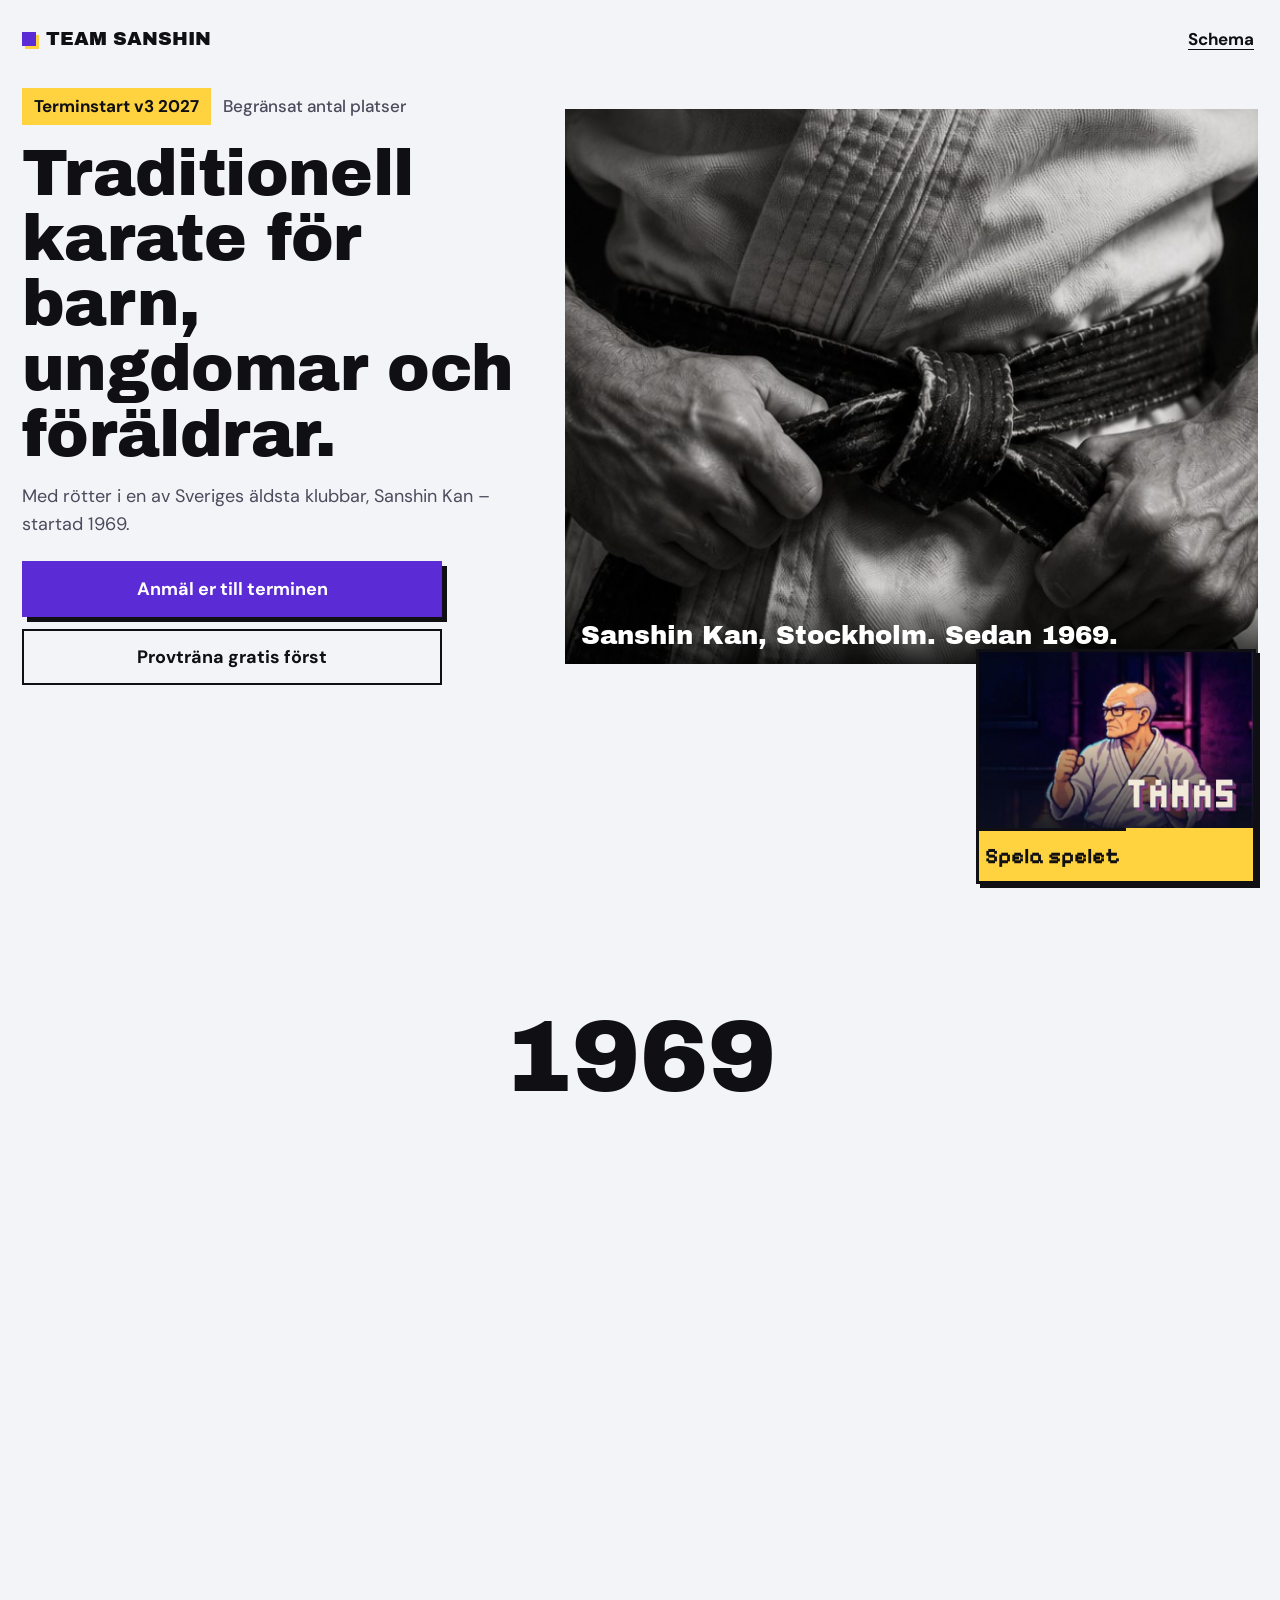
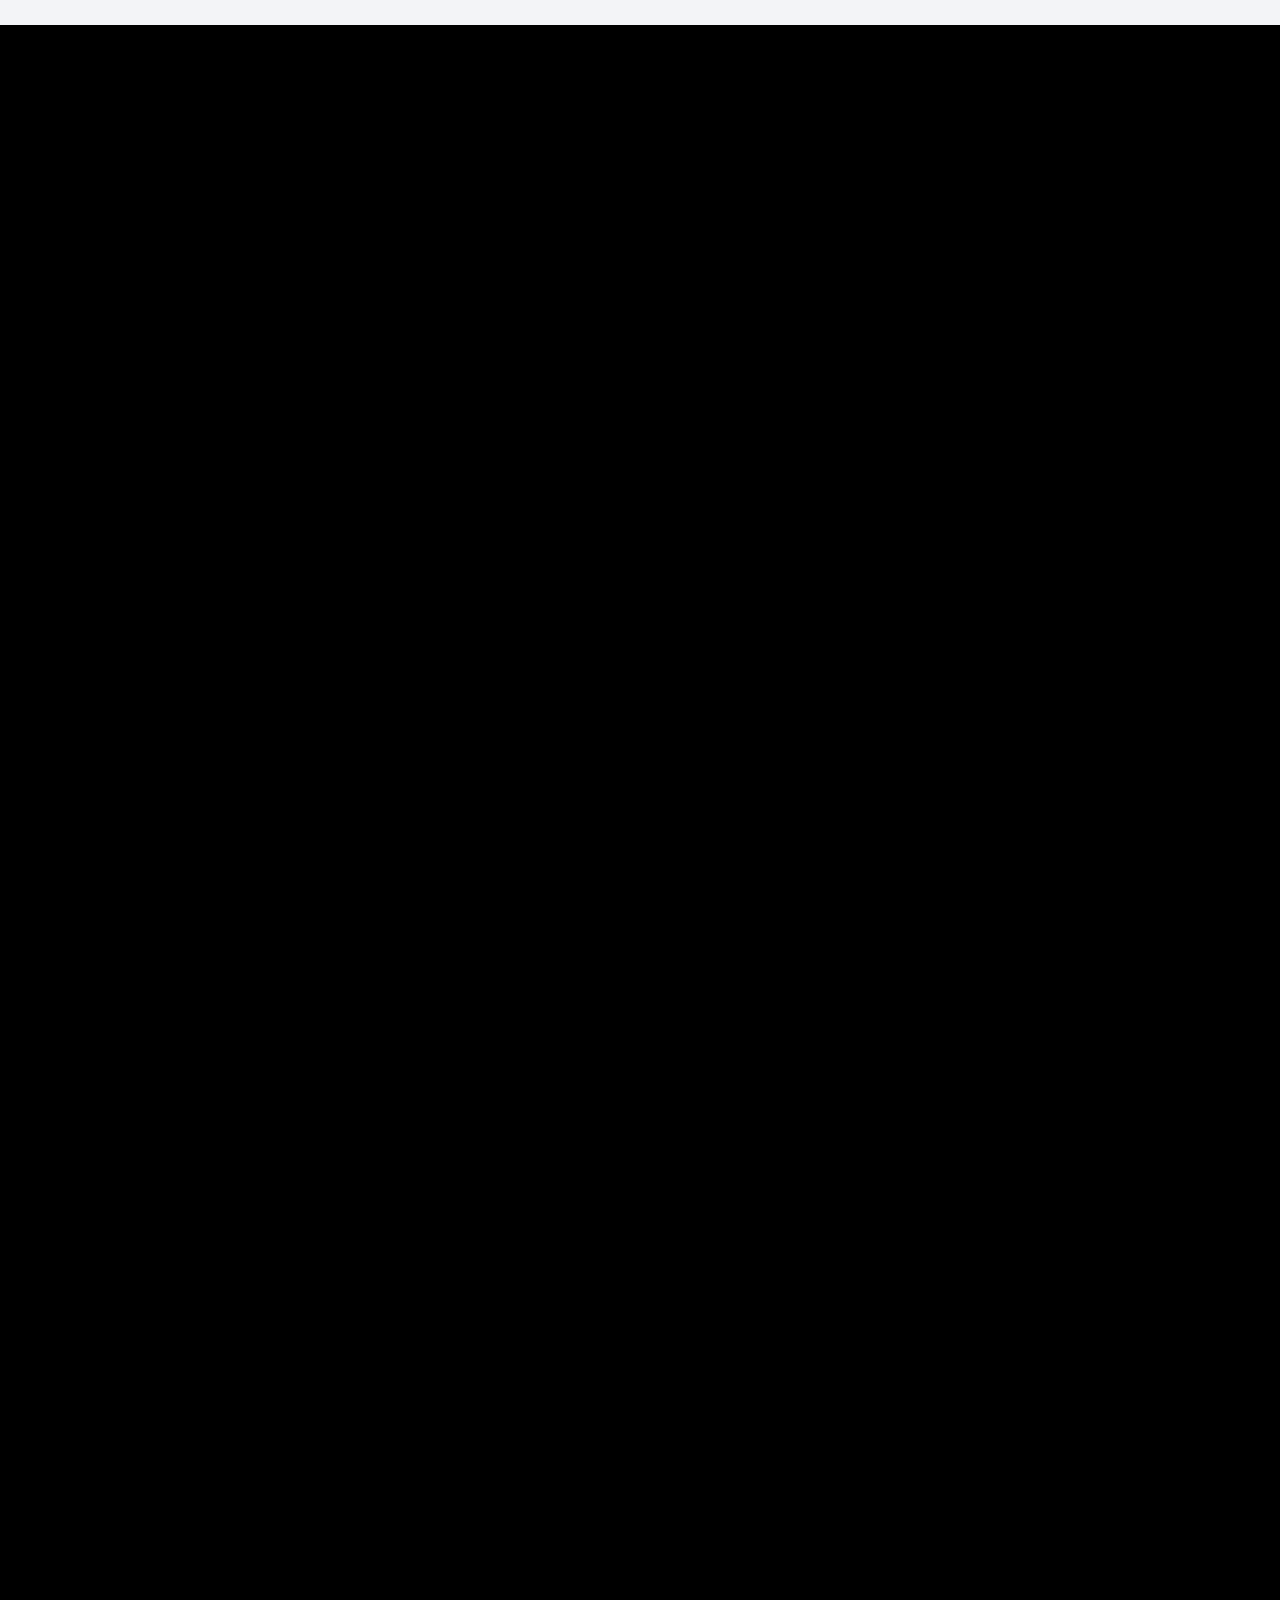
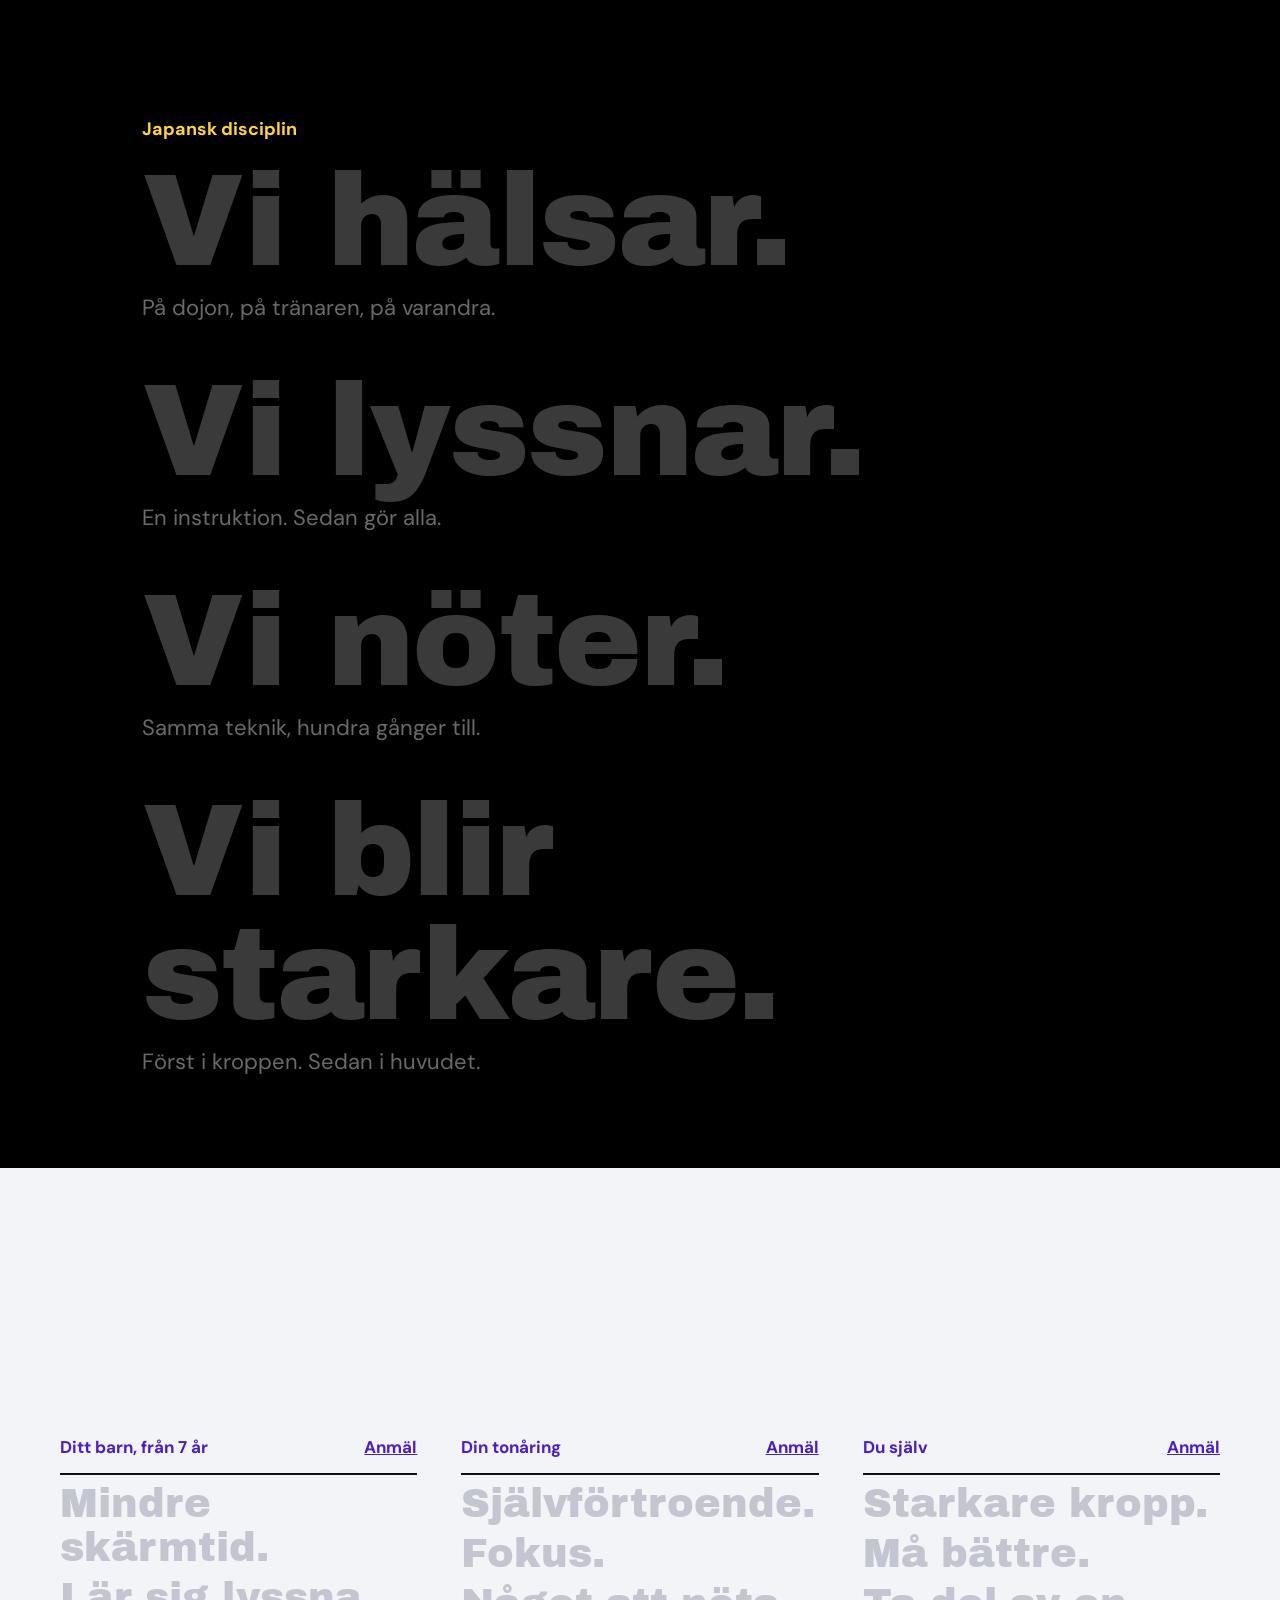
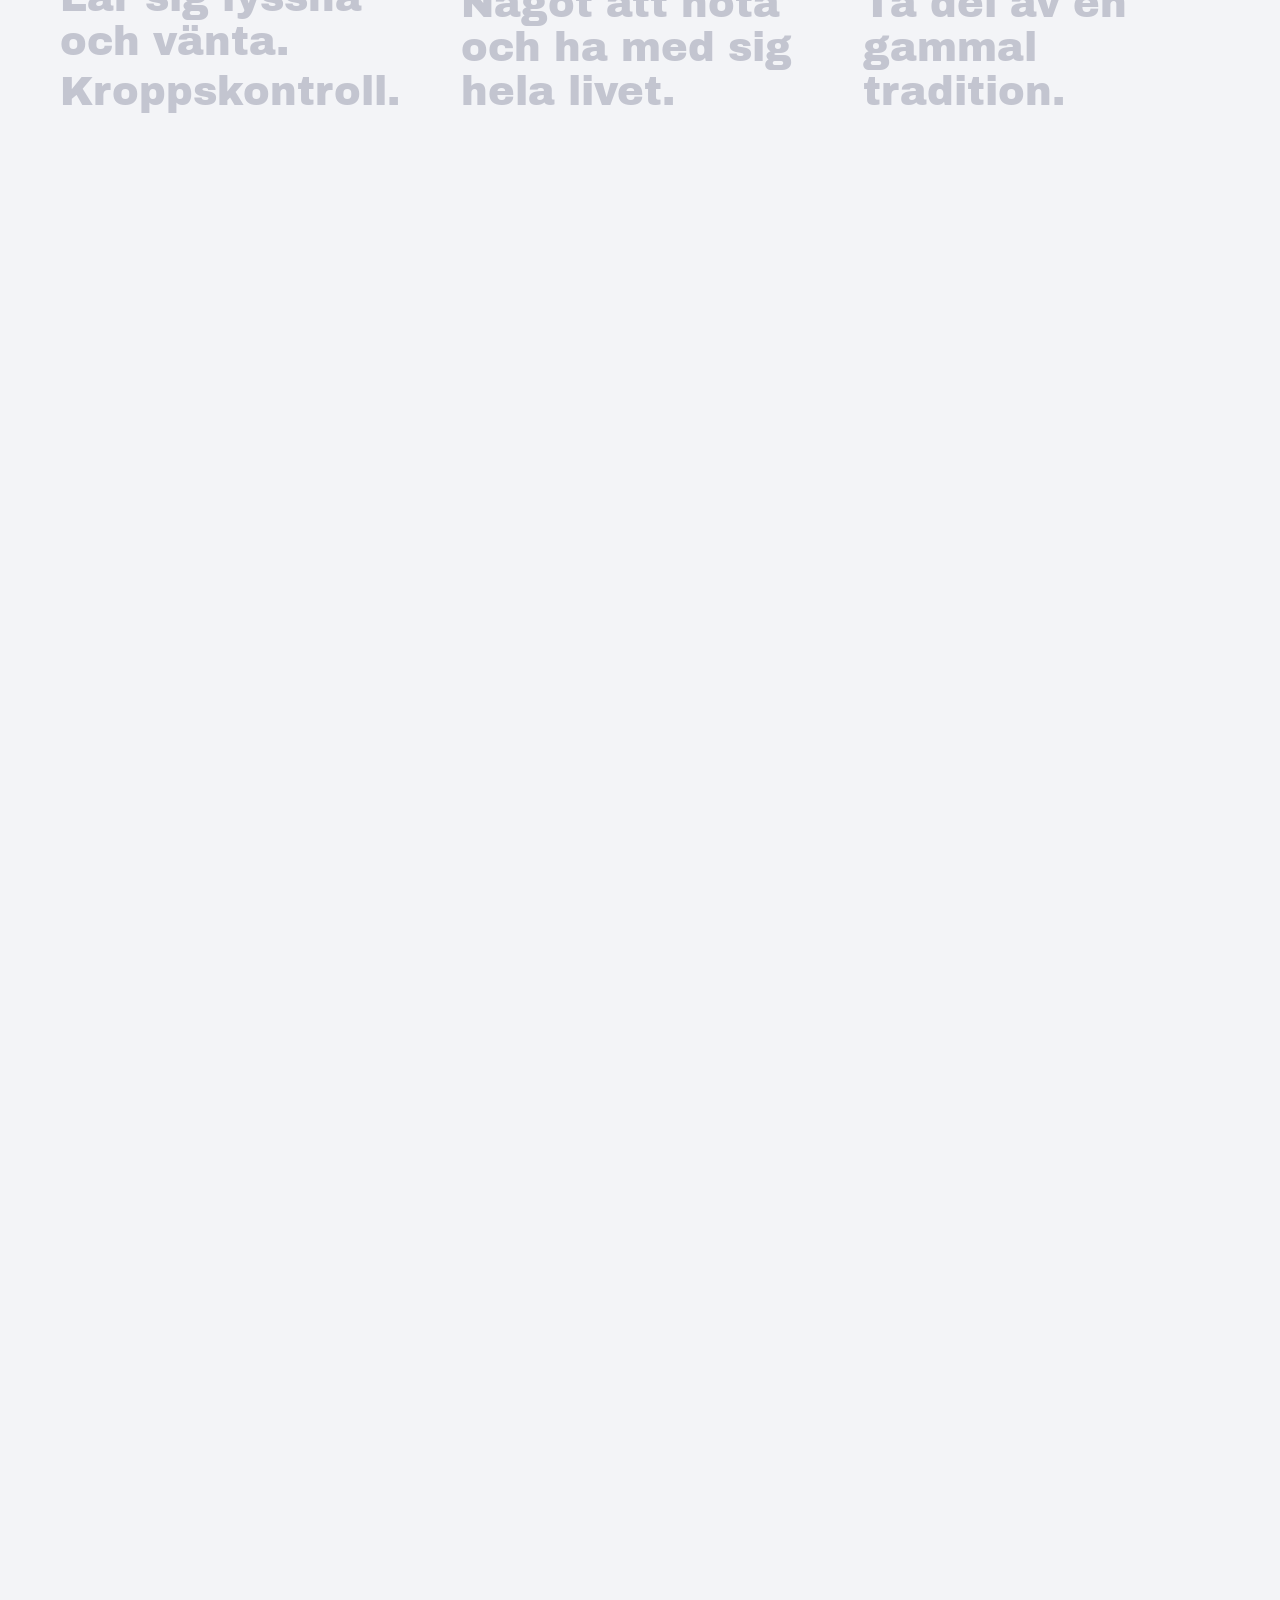
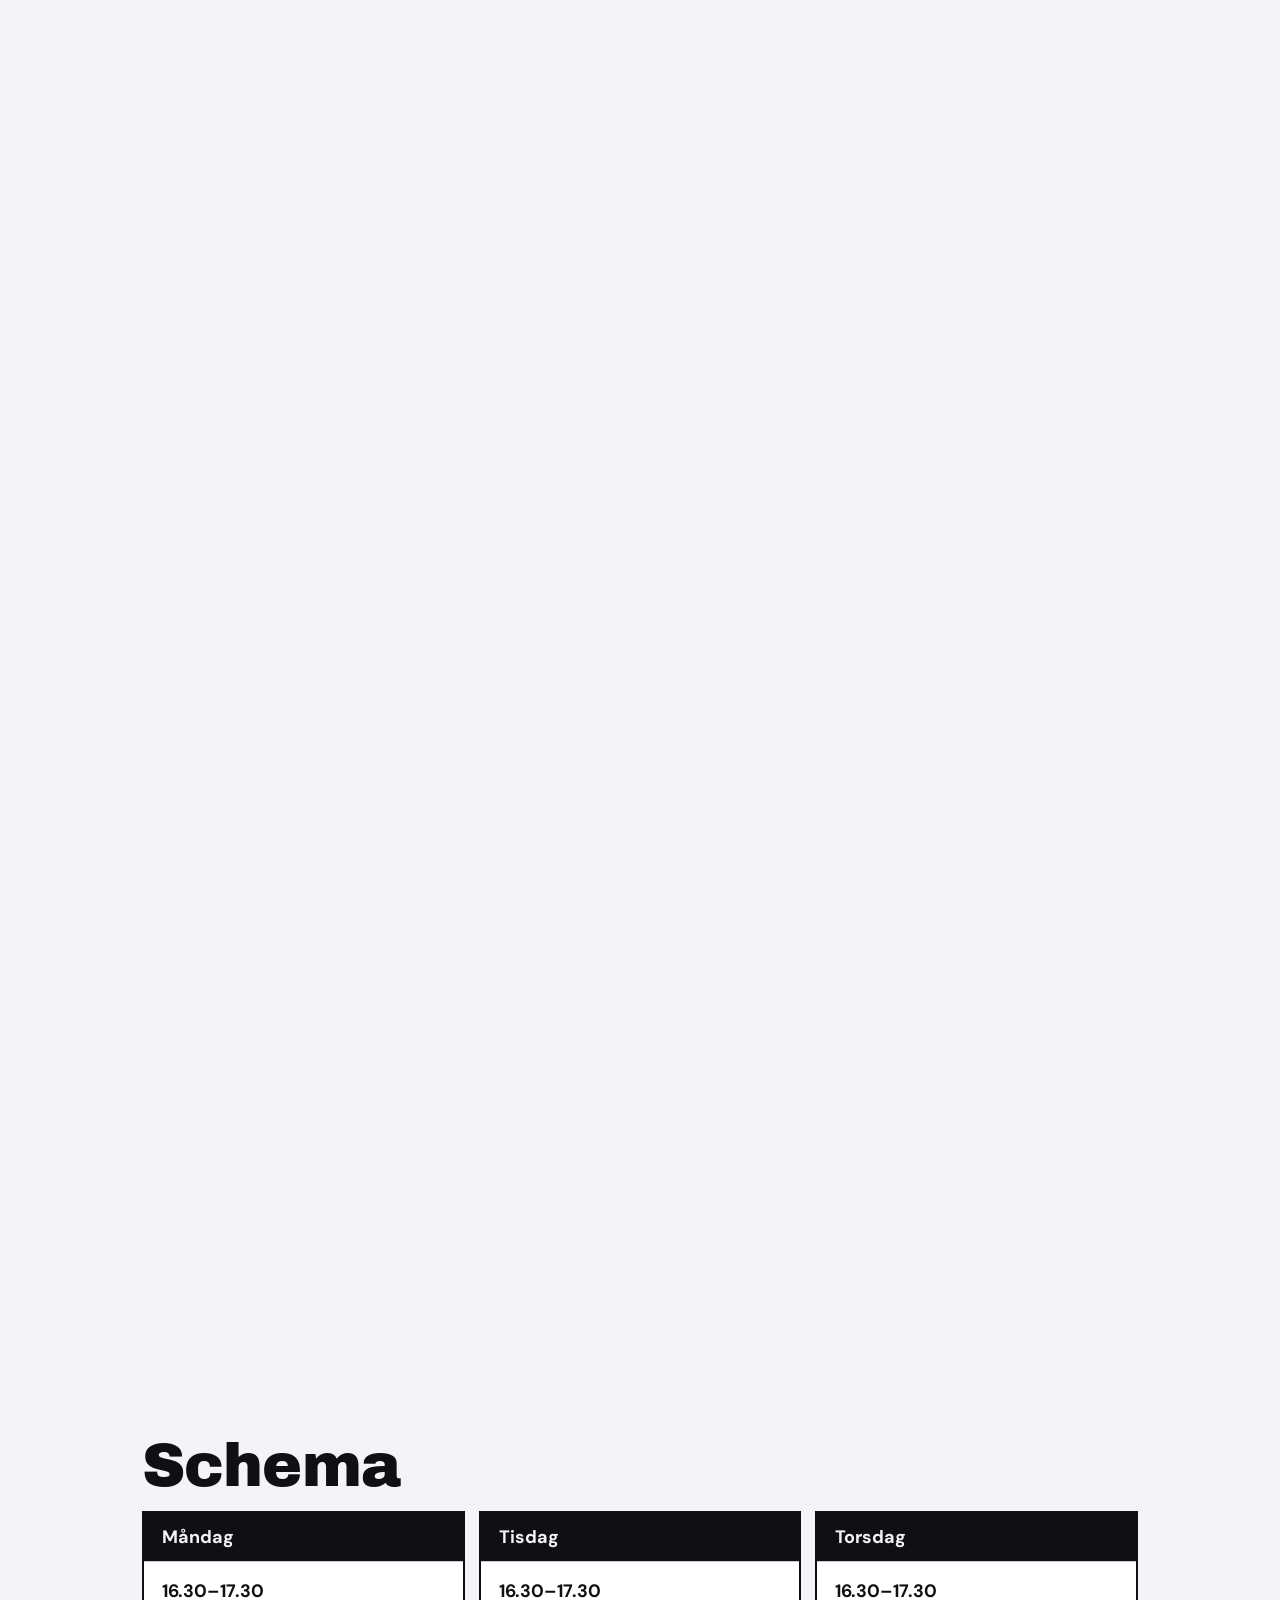
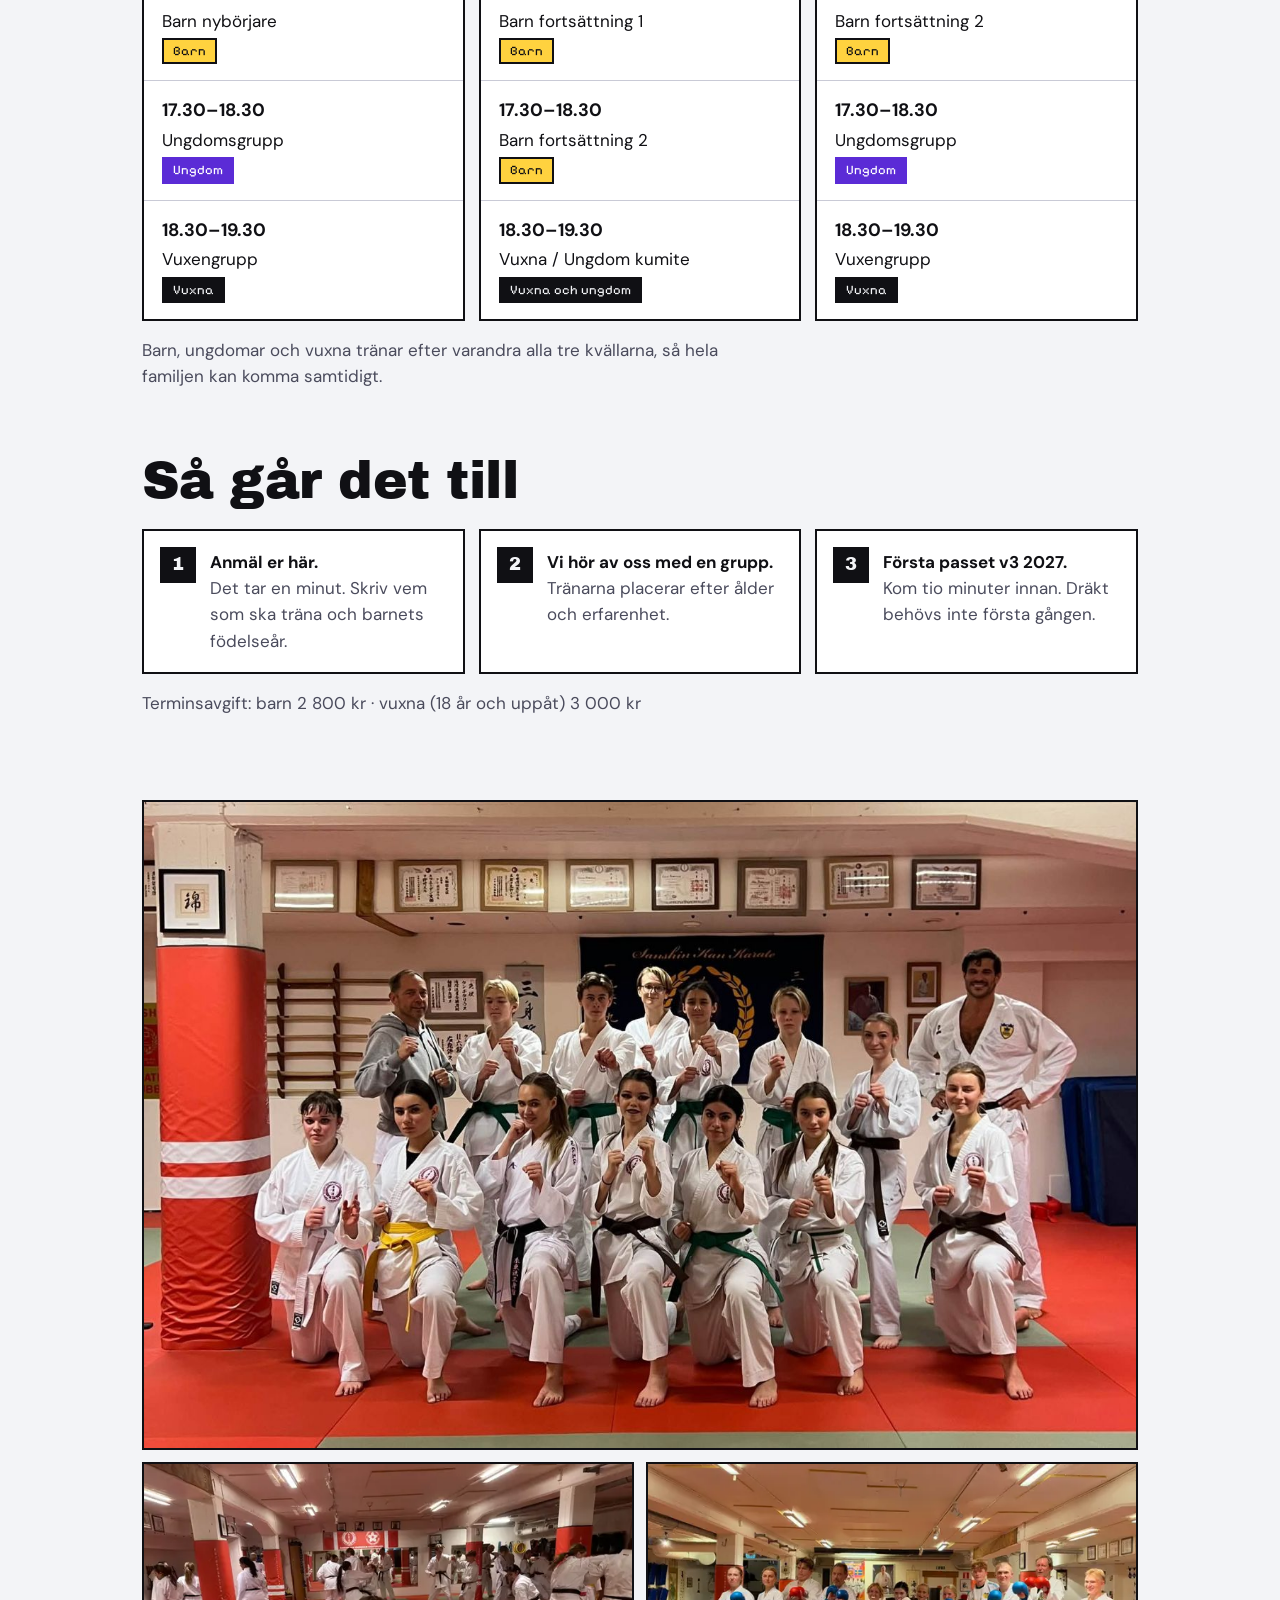
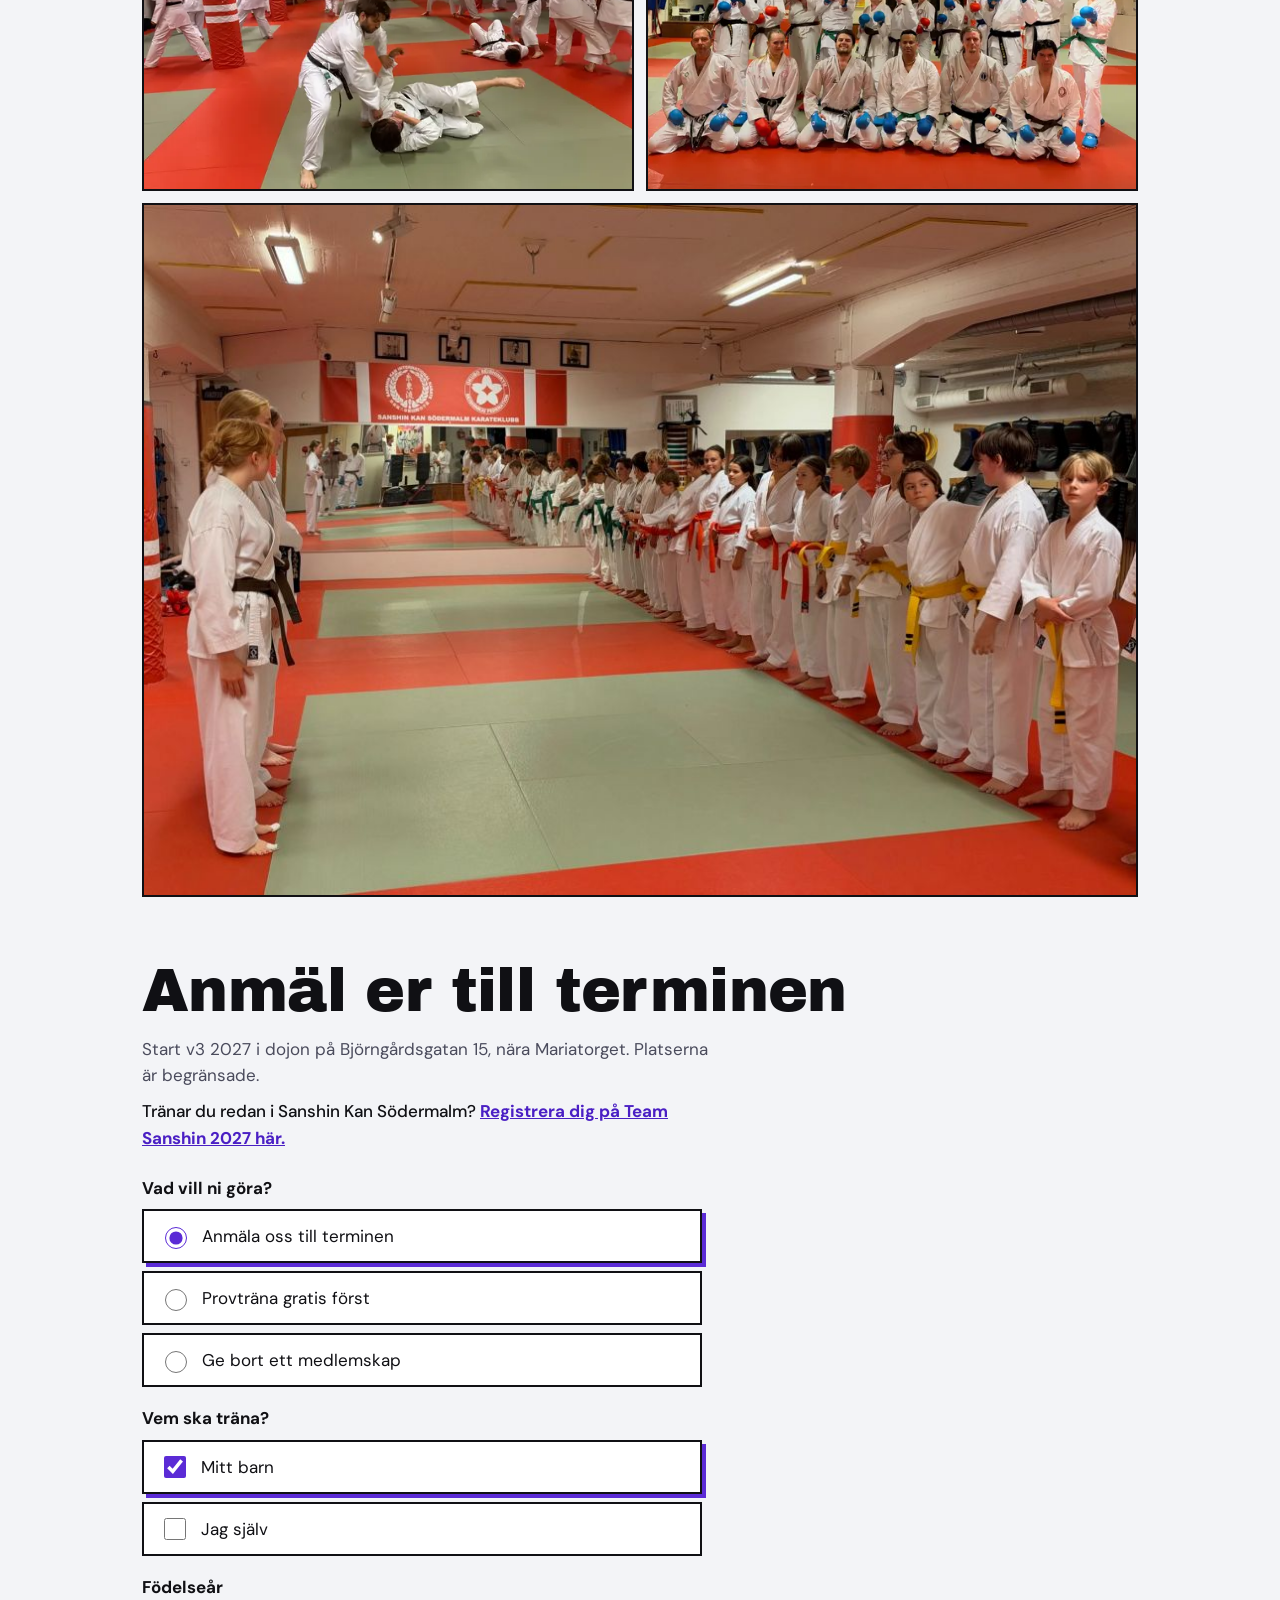
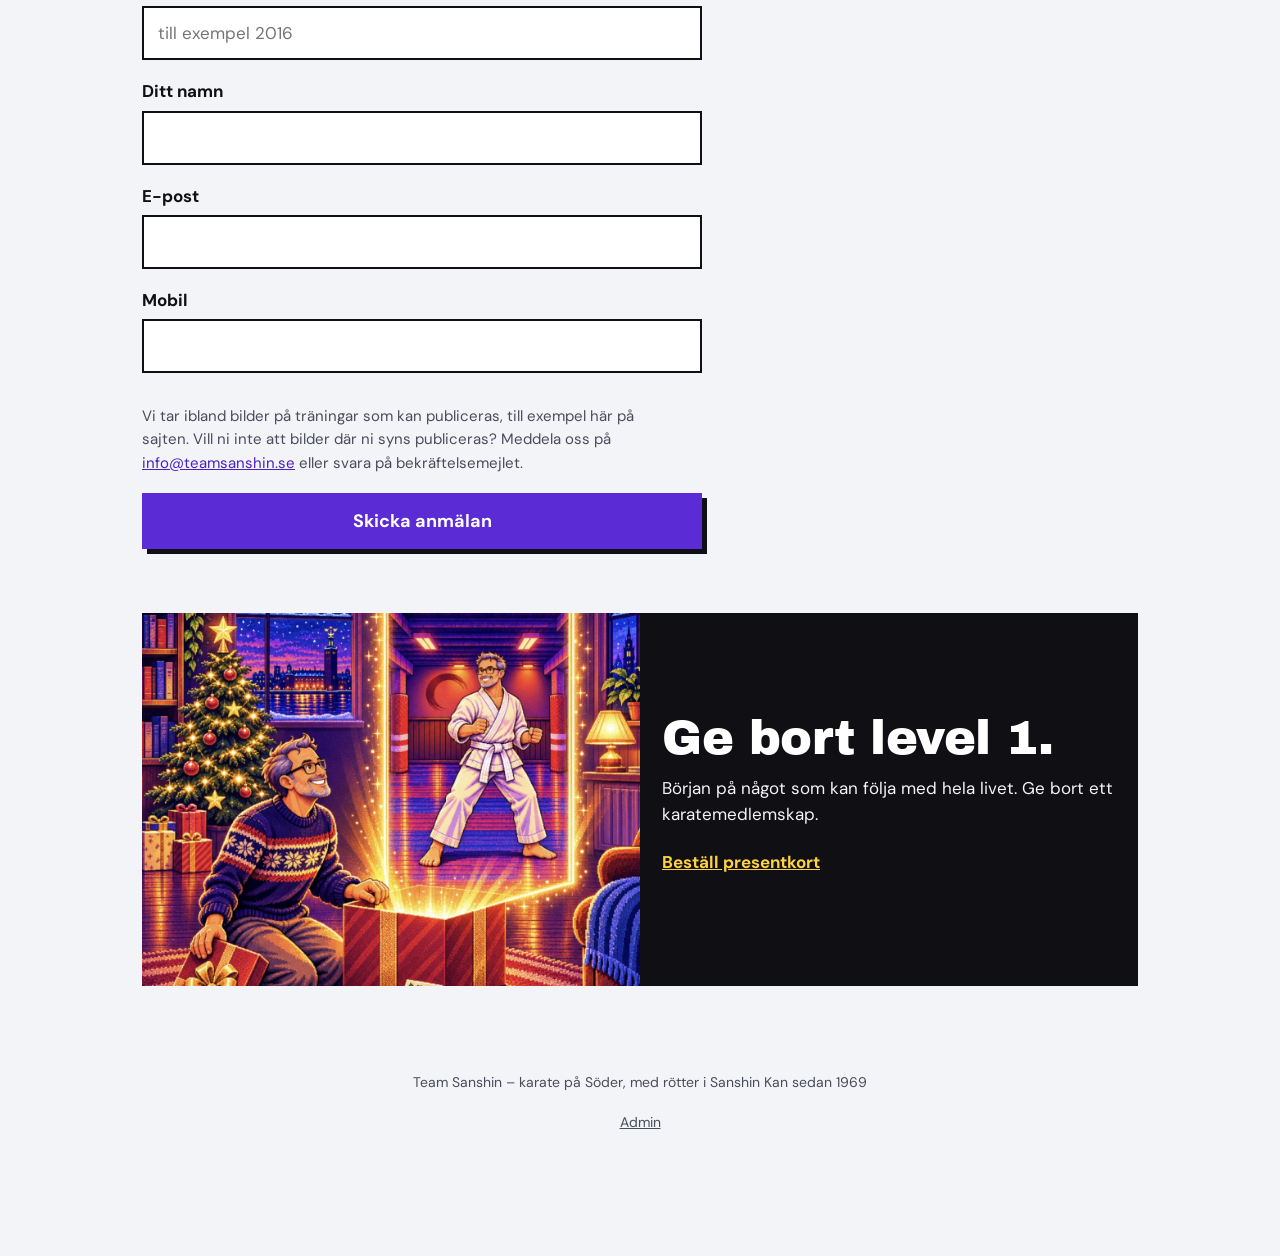
<file: index.html>
<!doctype html>
<html lang="sv">
<head>
<meta charset="utf-8">
<meta name="viewport" content="width=device-width, initial-scale=1, viewport-fit=cover">
<title>Team Sanshin – Karate på Söder</title>
<link rel="preconnect" href="https://fonts.googleapis.com">
<link href="https://fonts.googleapis.com/css2?family=Archivo+Black&family=DM+Sans:wght@400;500;700&family=Pixelify+Sans:wght@400;600;700&display=swap" rel="stylesheet">
<link rel="stylesheet" href="stil.css">
</head>
<body>

<div class="top">
  <a class="logo" href="#start"><i aria-hidden="true"></i>TEAM SANSHIN</a>
  <a class="link" href="#schema">Schema</a>
</div>

<main id="start">

<!-- Hero -->
<section class="hero">
  <div class="wrap hero-grid">
    <div class="hero-text">
      <p class="term"><b>Terminstart v3 2027</b> Begränsat antal platser</p>
      <h1 class="display">Traditionell karate för barn, ungdomar och föräldrar.</h1>
      <p class="sub">Med rötter i en av Sveriges äldsta klubbar, Sanshin Kan – startad 1969.</p>
      <div class="cta-row">
        <a class="btn primary" href="#boka" data-goal="termin">Anmäl er till terminen</a>
        <a class="btn ghost" href="#boka" data-goal="prov">Provträna gratis först</a>
      </div>
    </div>
    <figure class="hero-fig"><img src="bilder/balte-svartvit.jpg" width="904" height="530" alt="Svartvitt foto: åldrade händer knyter ett slitet svart bälte"><figcaption>Sanshin Kan, Stockholm. Sedan 1969.</figcaption></figure>
  </div>
</section>

<!-- Scene 3 -->
<section class="scene s3" id="sedan1969" aria-label="Historien sedan 1969">
  <div class="pin">
    <div class="s3-black" aria-hidden="true"></div>
    <div class="st st1">
      <div class="yr"><span class="y-dark" aria-hidden="true">1969</span><span class="y-light">1969</span></div>
      <p class="tx">Tamas Weber, 10 dan, startar Sanshin Kan på Olofsgatan i Stockholm.</p>
    </div>
    <div class="st st2">
      <div class="yr">2011</div>
      <p class="tx">Ken Bokelius, 7 dan, startar Sanshin Kan Södermalm på Björngårdsgatan 15.</p>
    </div>
    <div class="st st3">
      <div class="yr">2027</div>
      <p class="tx">Traditionen fortsätter med intag för nya medlemmar. <a href="#boka" data-goal="termin">Anmäl er</a></p>
    </div>
  </div>
</section>

<!-- Discipline -->
<section class="disc">
  <div class="wrap">
    <h2>Japansk disciplin</h2>
    <ul>
      <li><b class="display">Vi hälsar.</b><span>På dojon, på tränaren, på varandra.</span></li>
      <li><b class="display">Vi lyssnar.</b><span>En instruktion. Sedan gör alla.</span></li>
      <li><b class="display">Vi nöter.</b><span>Samma teknik, hundra gånger till.</span></li>
      <li><b class="display">Vi blir starkare.</b><span>Först i kroppen. Sedan i huvudet.</span></li>
    </ul>
  </div>
</section>

<!-- Scene 2 -->
<section class="scene s2" aria-label="Det här får ni">
  <div class="pin">
    <div class="s2-grid">
      <div id="barn">
        <p class="who"><span>Ditt barn, från 7 år</span><a href="#boka" data-who="barn">Anmäl</a></p>
        <ul class="lit-list">
          <li>Mindre skärmtid.</li>
          <li>Lär sig lyssna och vänta.</li>
          <li>Kroppskontroll.</li>
        </ul>
      </div>
      <div id="ungdom">
        <p class="who"><span>Din tonåring</span><a href="#boka" data-who="barn">Anmäl</a></p>
        <ul class="lit-list">
          <li>Självförtroende.</li>
          <li>Fokus.</li>
          <li>Något att nöta och ha med sig hela livet.</li>
        </ul>
      </div>
      <div id="du">
        <p class="who"><span>Du själv</span><a href="#boka" data-who="du">Anmäl</a></p>
        <ul class="lit-list">
          <li>Starkare kropp.</li>
          <li>Må bättre.</li>
          <li>Ta del av en gammal tradition.</li>
        </ul>
      </div>
    </div>
  </div>
</section>

<!-- Schedule -->
<section class="sched" id="schema">
  <div class="wrap">
    <h2 class="display">Schema</h2>
    <div class="weeknav" id="weeknav" hidden>
      <button type="button" id="wk-prev" aria-label="Föregående vecka">←</button>
      <b id="wk-label" aria-live="polite"></b>
      <button type="button" id="wk-next" aria-label="Nästa vecka">→</button>
    </div>
    <div class="weekgrid" id="weekgrid"></div>
    <p class="note">Barn, ungdomar och vuxna tränar efter varandra alla tre kvällarna, så hela familjen kan komma samtidigt.</p>
  </div>
</section>

<!-- Steps -->
<section class="steps">
  <div class="wrap">
    <h2 class="display">Så går det till</h2>
    <ol>
      <li><b>Anmäl er här.</b><span>Det tar en minut. Skriv vem som ska träna och barnets födelseår.</span></li>
      <li><b>Vi hör av oss med en grupp.</b><span>Tränarna placerar efter ålder och erfarenhet.</span></li>
      <li><b>Första passet v3 2027.</b><span>Kom tio minuter innan. Dräkt behövs inte första gången.</span></li>
    </ol>
    <p class="price">Terminsavgift: barn 2 800 kr · vuxna (18 år och uppåt) 3 000 kr</p>
  </div>
</section>

<!-- Place -->
<section class="place">
  <div class="wrap">
    <h2 class="dold-rubrik">Bilder från dojon</h2>
    <div class="ph-grid">
      <figure class="foto wide"><img src="bilder/gruppbild-1400.jpg" srcset="bilder/gruppbild-800.jpg 800w, bilder/gruppbild-1400.jpg 1400w" sizes="(min-width: 1040px) 996px, calc(100vw - 44px)" width="1400" height="911" loading="lazy" decoding="async" alt="Gruppbild i dojon: ungdomar och vuxna i vita dräkter med bälten i olika färger framför klubbens blå banderoll med lagerkransen."></figure>
      <figure class="foto"><img src="bilder/dojo-1000.webp" srcset="bilder/dojo-600.webp 600w, bilder/dojo-1000.webp 1000w" sizes="(min-width: 1040px) 492px, calc(50vw - 28px)" width="1000" height="668" loading="lazy" decoding="async" alt="Träning i dojon: par övar svep och nedtagningar på de röda och gröna mattorna."></figure>
      <figure class="foto"><img src="bilder/instruktorer-1000.webp" srcset="bilder/instruktorer-600.webp 600w, bilder/instruktorer-1000.webp 1000w" sizes="(min-width: 1040px) 492px, calc(50vw - 28px)" width="1000" height="643" loading="lazy" decoding="async" alt="Grupp i vita dräkter med blå och röda handskar, de flesta med svarta bälten."></figure>
      <figure class="foto wide"><img src="bilder/barn-led-1000.jpg" srcset="bilder/barn-led-600.jpg 600w, bilder/barn-led-1000.jpg 1000w" sizes="(min-width: 1040px) 996px, calc(100vw - 44px)" width="1000" height="695" loading="lazy" decoding="async" alt="Barn i vita dräkter med gula, orange och gröna bälten står på led längs mattan i dojon, med två instruktörer framför sig."></figure>
    </div>
    <!-- Dolt tills klubben har ett godkänt citat från en förälder: ta bort hidden och fyll i texten. -->
    <p class="quote" hidden>”[Citat från en förälder som tränar tillsammans med sitt barn.]”<span>[Namn, förälder]</span></p>
  </div>
</section>

<!-- Book -->
<section class="book" id="boka">
  <div class="wrap">
    <h2 class="display">Anmäl er till terminen</h2>
    <p>Start v3 2027 i dojon på Björngårdsgatan 15, nära Mariatorget. Platserna är begränsade.</p>
    <p class="overgang-lank">Tränar du redan i Sanshin Kan Södermalm? <a href="overgang/">Registrera dig på Team Sanshin 2027 här.</a></p>
    <form id="form" novalidate>
      <fieldset>
        <legend>Vad vill ni göra?</legend>
        <label class="opt"><input type="radio" name="goal" value="termin" checked><span>Anmäla oss till terminen</span></label>
        <label class="opt"><input type="radio" name="goal" value="prov"><span>Provträna gratis först</span></label>
        <label class="opt"><input type="radio" name="goal" value="present"><span>Ge bort ett medlemskap</span></label>
      </fieldset>
      <fieldset>
        <legend>Vem ska träna?</legend>
        <label class="opt"><input type="checkbox" name="who" value="barn" id="who-barn" checked><span>Mitt barn</span></label>
        <label class="opt"><input type="checkbox" name="who" value="du" id="who-du"><span>Jag själv</span></label>
      </fieldset>
      <div class="field" id="age-field"><label for="age">Födelseår</label><input id="age" type="number" inputmode="numeric" min="1900" max="2100" placeholder="till exempel 2016"></div>
      <div class="field"><label for="name">Ditt namn</label><input id="name" type="text" autocomplete="name" required></div>
      <div class="field"><label for="email">E-post</label><input id="email" type="email" autocomplete="email" required></div>
      <div class="field"><label for="tel">Mobil</label><input id="tel" type="tel" autocomplete="tel"></div>
      <div aria-hidden="true" style="position:absolute;left:-9999px;width:1px;height:1px;overflow:hidden"><label for="webbplats">Lämna tomt</label><input id="webbplats" type="text" tabindex="-1" autocomplete="off"></div>
      <div class="bildinfo">
        <p>Vi tar ibland bilder på träningar som kan publiceras, till exempel här på sajten. Vill ni inte att bilder där ni syns publiceras? Meddela oss på <a href="mailto:info@teamsanshin.se">info@teamsanshin.se</a> eller svara på bekräftelsemejlet.</p>
      </div>
      <p class="err" id="err" role="alert" hidden>Fyll i namn och en giltig e-postadress.</p>
      <button class="btn primary" type="submit" id="submit">Skicka anmälan</button>
    </form>
    <div class="done" id="done" role="status" hidden>
      <b class="display">Anmälan skickad.</b>
      <p>Demo: på den riktiga sajten går anmälan till klubben och du får ett mejl med grupp och tid. Inget har skickats nu.</p>
    </div>
  </div>
</section>

<!-- Gift -->
<section class="gift" id="julklapp">
  <div class="wrap">
    <div class="gift-card">
      <img src="bilder/pixel-julklapp.jpg" width="1216" height="1240" alt="Pixelillustration: en man öppnar en julklapp och ser sig själv i karatedräkt">
      <div>
        <h2 class="display">Ge bort level 1.</h2>
        <p>Början på något som kan följa med hela livet. Ge bort ett karatemedlemskap.</p>
        <a href="#boka" data-goal="present">Beställ presentkort</a>
      </div>
    </div>
  </div>
</section>

</main>

<footer>Team Sanshin – karate på Söder, med rötter i Sanshin Kan sedan 1969<br><a class="admin-link" href="admin/">Admin</a></footer>

<button class="fab" type="button" id="fab" aria-haspopup="dialog"><img src="bilder/spel-tamas.jpg" width="624" height="400" alt=""><span>Spela spelet</span></button>

<div class="bookbar" id="bookbar"><a href="#boka" data-goal="termin">Anmäl er – start v3 2027</a></div>

<dialog id="game" aria-labelledby="game-title">
  <div class="sheet">
    <div class="sheet-head">
      <h2 class="px" id="game-title">MASTER TAMAS: SIEGE OF SANSHIN</h2>
      <button type="button" id="game-close" aria-label="Stäng">Stäng</button>
    </div>
    <div class="console-in">
      <div class="hud" aria-hidden="true"><span>TAMAS 100 / 100</span><span>SCORE 0</span><span>ENEMIES 22</span></div>
      <div class="screen" id="screen">
        <img src="bilder/spel-tamas.jpg" width="624" height="400" alt="Master Tamas, spelets huvudperson, med knutna nävar">
        <a class="start" href="https://storpappor.github.io/tamas-mobile-preview/combined/" target="_blank" rel="noopener"><b class="blink">PRESS START</b><span>Öppna spelet</span></a>
      </div>
    </div>
    <p class="sheet-alt"><a href="https://storpappor.github.io/tamas-mobile-preview/combined/" target="_blank" rel="noopener">Öppna spelet i en ny flik</a></p>
    <p class="sheet-line">Level 1 är på skärmen. Resten är på mattan.</p>
    <a class="btn primary" href="#boka" id="game-book" data-goal="termin">Anmäl er till terminen</a>
  </div>
</dialog>

<script src="schema.js"></script>
<script src="skript.js"></script>
</body>
</html>
</file>
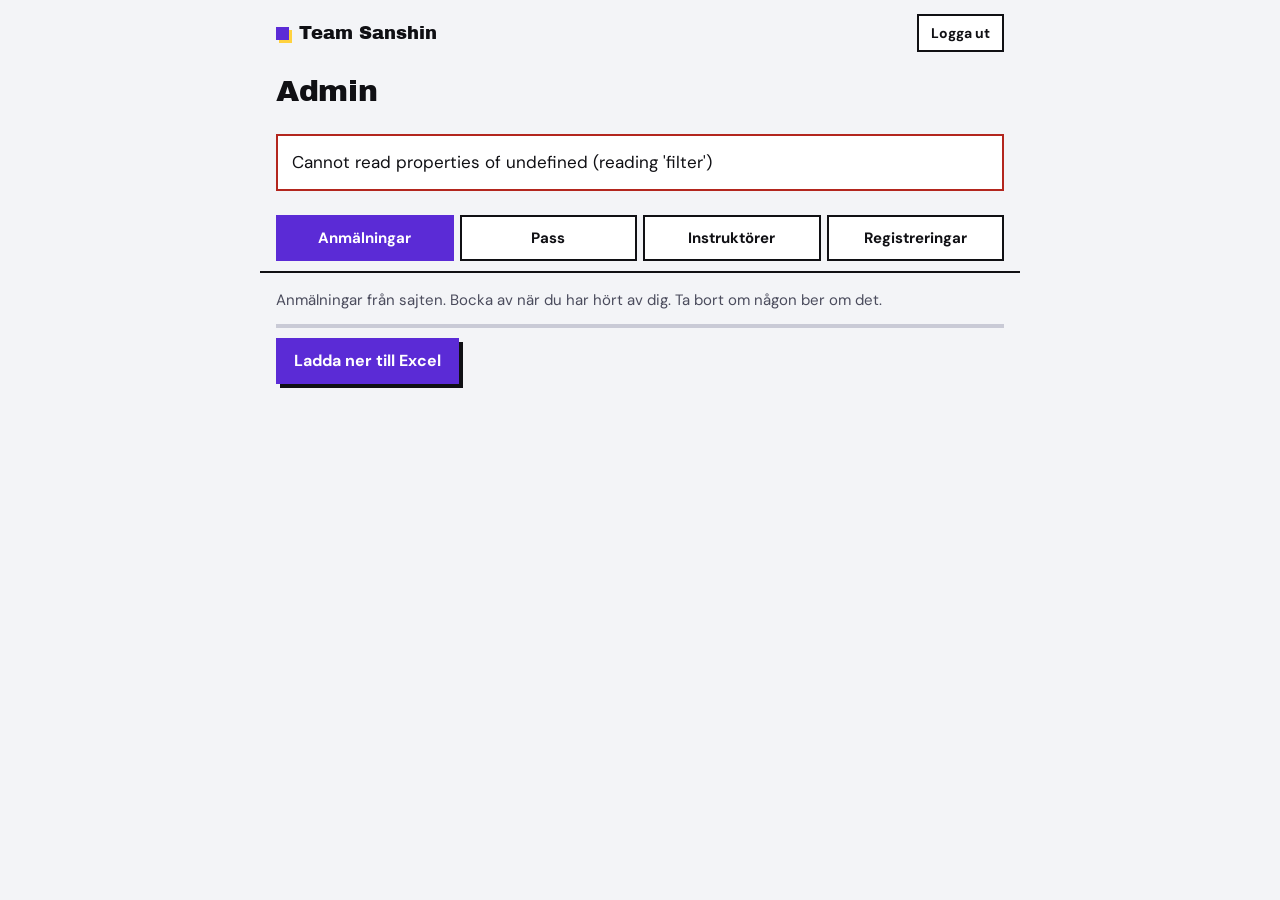
<file: admin/index.html>
<!doctype html>
<html lang="sv">
<head>
<meta charset="utf-8">
<meta name="viewport" content="width=device-width, initial-scale=1, viewport-fit=cover">
<meta name="robots" content="noindex, nofollow">
<title>Admin – Team Sanshin</title>
<link rel="preconnect" href="https://fonts.googleapis.com">
<link rel="preconnect" href="https://fonts.gstatic.com" crossorigin>
<link href="https://fonts.googleapis.com/css2?family=Archivo+Black&family=DM+Sans:wght@400;500;700&display=swap" rel="stylesheet">
<link rel="stylesheet" href="../intern/intern.css">
</head>
<body>
<header class="top">
  <a class="logo" href="../"><i></i>Team Sanshin</a>
  <button class="btn small" type="button" id="logout" hidden>Logga ut</button>
</header>

<main class="wrap">
  <div class="lead">
    <h1 class="display">Admin</h1>
  </div>

  <p class="msg" id="laddar">Hämtar …</p>
  <p class="msg bad" id="fel" hidden></p>

  <form class="form" id="login" hidden>
    <input type="password" id="losen" autocomplete="current-password" placeholder="Lösenord" aria-label="Lösenord" required>
    <button class="btn primary" type="submit">Logga in</button>
  </form>

  <div id="innehall" hidden>
    <nav class="flikar" role="tablist" aria-label="Välj del">
      <button type="button" role="tab" id="f-anmalningar" aria-controls="v-anmalningar">Anmälningar <span class="badge" id="b-anmalningar"></span></button>
      <button type="button" role="tab" id="f-pass" aria-controls="v-pass">Pass <span class="badge" id="b-pass"></span></button>
      <button type="button" role="tab" id="f-instruktorer" aria-controls="v-instruktorer">Instruktörer</button>
      <button type="button" role="tab" id="f-overgangar" aria-controls="v-overgangar">Registreringar <span class="badge" id="b-overgangar"></span></button>
    </nav>

    <section class="sec" id="v-anmalningar" role="tabpanel" aria-labelledby="f-anmalningar">
      <p class="muted">Anmälningar från sajten. Bocka av när du har hört av dig. Ta bort om någon ber om det.</p>
      <div class="list" id="anmalningar"></div>
      <div class="form"><a class="btn primary" href="../api/index.php?do=excel" style="display:inline-flex;align-items:center;text-decoration:none">Ladda ner till Excel</a></div>
    </section>

    <section class="sec" id="v-overgangar" role="tabpanel" aria-labelledby="f-overgangar" hidden>
      <p class="muted">Registreringar för vårterminen 2027 från nuvarande medlemmar. Personnumret visas bara som födelsedatum här; hela finns i Excel-filen. Ta bort uppgifterna när registreringen är klar.</p>
      <div class="list" id="overgangar"></div>
      <div class="form"><a class="btn primary" href="../api/index.php?do=excel_overgang" style="display:inline-flex;align-items:center;text-decoration:none">Ladda ner till Excel</a>
        <a class="btn" href="../overgang/" target="_blank" rel="noopener" style="display:inline-flex;align-items:center;text-decoration:none">Öppna registreringssidan</a></div>

      <h3 class="veckorubrik">QR-kod till registreringssidan</h3>
      <p class="muted hjalp">Skanna med mobilen för att komma till registreringssidan. Koden skapas för den adress sajten har just nu: <b id="qr-adress"></b></p>
      <div class="qrbox"><div id="qr" role="img" aria-label="QR-kod till registreringssidan"></div></div>
      <div class="form">
        <a class="btn primary" id="qr-png" download="qr-overgang.png" style="display:inline-flex;align-items:center;text-decoration:none">Ladda ner som bild (PNG)</a>
        <a class="btn" id="qr-svg" download="qr-overgang.svg" style="display:inline-flex;align-items:center;text-decoration:none">Ladda ner för tryck (SVG)</a>
      </div>
    </section>

    <section class="sec" id="v-pass" role="tabpanel" aria-labelledby="f-pass" hidden>
      <div class="filter" role="group" aria-label="Visa">
        <button type="button" class="chip" data-f="alla" aria-pressed="true">Alla pass</button>
        <button type="button" class="chip" data-f="saknas" aria-pressed="false">Saknar instruktör</button>
        <button type="button" class="chip" data-f="schema" aria-pressed="false">Veckoschema</button>
      </div>
      <p class="muted hjalp" id="pass-hjalp">Fyra veckor från nästa pass (vid terminsstart: de fyra första veckorna). Välj vem som leder passet, eller ställ in det. Det syns direkt på sajten.</p>
      <div id="pass"></div>

      <div id="schema" hidden>
        <p class="muted hjalp">Passen som återkommer varje vecka, och enstaka extrapass. Ändringar syns direkt på sajten och för instruktörerna.</p>
        <div class="form"><button class="btn primary" type="button" id="ny-mall">+ Lägg till pass</button></div>

        <form class="mallform" id="mallform" hidden novalidate>
          <h3 class="display" id="mallform-rubrik">Nytt pass</h3>
          <fieldset class="val">
            <legend>Hur ofta?</legend>
            <label><input type="radio" name="typ" value="vecka" checked> Varje vecka</label>
            <label><input type="radio" name="typ" value="extra"> Ett enstaka pass</label>
          </fieldset>
          <div class="falt" id="falt-veckodag"><label for="m-veckodag">Veckodag</label>
            <select id="m-veckodag"><option value="1">Måndag</option><option value="2">Tisdag</option><option value="3">Onsdag</option><option value="4">Torsdag</option><option value="5">Fredag</option><option value="6">Lördag</option><option value="7">Söndag</option></select></div>
          <div class="falt" id="falt-datum" hidden><label for="m-datum">Datum</label><input type="date" id="m-datum"></div>
          <div class="falt-rad">
            <div class="falt"><label for="m-start">Starttid</label><input type="time" id="m-start" step="300"></div>
            <div class="falt"><label for="m-slut">Sluttid</label><input type="time" id="m-slut" step="300"></div>
          </div>
          <div class="falt"><label for="m-grupp">Grupp</label><input id="m-grupp" list="grupper" placeholder="Till exempel Barn nybörjare" autocomplete="off"><datalist id="grupper"></datalist></div>
          <div class="falt"><label for="m-kategori">För vem? (styr färgen på sajten)</label>
            <select id="m-kategori"><option value="barn">Barn</option><option value="ungdom">Ungdom</option><option value="vuxna">Vuxna</option><option value="ungdom-vuxna">Vuxna och ungdom</option></select></div>
          <div class="falt-rad" id="falt-period">
            <div class="falt"><label for="m-fran">Gäller från (valfritt)</label><input type="date" id="m-fran"></div>
            <div class="falt"><label for="m-till">Gäller till (valfritt)</label><input type="date" id="m-till"></div>
          </div>
          <div class="form">
            <button class="btn primary" type="submit">Spara</button>
            <button class="btn" type="button" id="mallform-avbryt">Avbryt</button>
          </div>
        </form>

        <div id="mallar"></div>
      </div>
    </section>

    <section class="sec" id="v-instruktorer" role="tabpanel" aria-labelledby="f-instruktorer" hidden>
      <p class="muted">Instruktörerna du kan välja under Pass.</p>
      <div class="list" id="instruktorer"></div>
      <form class="form" id="ny">
        <input id="ny-namn" placeholder="Namn" aria-label="Namn på ny instruktör" autocomplete="off">
        <input id="ny-epost" type="email" placeholder="E-post (för påminnelser)" aria-label="E-post till ny instruktör" autocomplete="off">
        <button class="btn" type="submit">Lägg till</button>
      </form>

      <h3 class="veckorubrik">Körda pass över tid</h3>
      <p class="muted hjalp">Pass som varje instruktör har lett, månad för månad. Inställda pass räknas inte.</p>
      <div class="falt-rad">
        <div class="falt"><label for="s-fran">Från</label><input type="date" id="s-fran"></div>
        <div class="falt"><label for="s-till">Till</label><input type="date" id="s-till"></div>
      </div>
      <div id="statistik"></div>
      <div class="form"><a class="btn primary" id="s-excel" href="#" style="display:inline-flex;align-items:center;text-decoration:none">Ladda ner till Excel</a></div>
    </section>
  </div>
</main>

<div class="toast" id="toast" role="status" aria-live="polite"></div>

<script src="../intern/gemensamt.js"></script>
<script src="../intern/qr.js"></script>
<script>
// QR-kod till registreringssidan för den adress sajten har just nu.
(function () {
  // Högsta felrättningen (H), så att emblemet i mitten inte gör koden oläslig.
  var adress = location.origin + '/overgang/', qr = QR.skapa(adress, 'H');
  document.getElementById('qr-adress').textContent = adress;
  function visa(logga) {
    var svg = QR.svg(qr, {logga: logga});
    document.getElementById('qr').innerHTML = svg;
    document.getElementById('qr-svg').href = 'data:image/svg+xml;charset=utf-8,' + encodeURIComponent(svg);
    QR.png(qr, {logga: logga, pixlarPerModul: 24}, function (url) { document.getElementById('qr-png').href = url; });
  }
  visa('emblem'); // stiliserat klubbemblem: lagerkrans med 糸東流
})();
</script>
<script>
(function () {
  var data = null, filter = 'alla';
  var $ = function (id) { return document.getElementById(id); };
  var ARENDEN = {termin: 'Terminen', prov: 'Provträning', present: 'Presentkort'};
  var VEM = {barn: 'Barn', ungdom: 'Ungdom', du: 'Vuxen'};
  var FLIKAR = ['anmalningar', 'pass', 'instruktorer', 'overgangar'];

  /* ---------- flikar ---------- */
  function visaFlik(namn) {
    if (FLIKAR.indexOf(namn) < 0) namn = 'anmalningar';
    FLIKAR.forEach(function (f) {
      $('f-' + f).setAttribute('aria-selected', String(f === namn));
      $('v-' + f).hidden = f !== namn;
    });
    if (location.hash !== '#' + namn) history.replaceState(null, '', '#' + namn);
  }
  FLIKAR.forEach(function (f) { $('f-' + f).addEventListener('click', function () { visaFlik(f); }); });
  window.addEventListener('hashchange', function () { visaFlik(location.hash.slice(1)); });

  /* ---------- hämta och spara ---------- */
  function ladda() {
    return hamta('admin').then(function (j) {
      data = j;
      $('laddar').hidden = true; $('login').hidden = true; $('fel').hidden = true;
      $('innehall').hidden = false; $('logout').hidden = false;
      rita();
    }).catch(function (e) {
      $('laddar').hidden = true;
      if (e.status === 401) { $('innehall').hidden = true; $('logout').hidden = true; $('login').hidden = false; $('losen').focus(); }
      else { $('fel').textContent = e.message; $('fel').hidden = false; }
    });
  }

  function gor(vad, varden, text) {
    return hamta(vad, varden).then(function () { if (text) meddela(text); return ladda(); })
      .catch(function (e) { meddela(e.message, true); if (e.status === 401) ladda(); });
  }

  function knapp(text, fn, klass) {
    var b = el('button', klass || 'btn small', text); b.type = 'button';
    b.addEventListener('click', function () { b.disabled = true; Promise.resolve(fn()).then(function () { b.disabled = false; }); });
    return b;
  }

  function rad(rubrik, under, knappar, klass) {
    var li = el('div', 'li'), l = el('div');
    l.appendChild(el('div', klass || null, rubrik)); l.appendChild(el('div', 'm', under));
    var bs = el('div', 'btns'); knappar.forEach(function (k) { bs.appendChild(k); });
    li.appendChild(l); li.appendChild(bs); return li;
  }

  /* ---------- rita ---------- */
  function rita() {
    var nya = data.anmalningar.filter(function (a) { return !a.klar; }).length;
    var saknas = data.pass.filter(function (p) { return !p.installt && !p.ledare.length; }).length;
    $('b-anmalningar').textContent = nya || ''; $('b-anmalningar').title = nya + ' nya';
    $('b-pass').textContent = saknas || ''; $('b-pass').title = saknas + ' saknar instruktör';
    var nyaOv = (data.overgangar || []).filter(function (o) { return !o.klar; }).length;
    $('b-overgangar').textContent = nyaOv || ''; $('b-overgangar').title = nyaOv + ' nya';
    ritaAnmalningar(); ritaPass(); ritaInstruktorer(); ritaOvergangar();
  }

  function ritaOvergangar() {
    var box = $('overgangar'); box.innerHTML = '';
    var lista = data.overgangar || [];
    if (!lista.length) box.appendChild(el('div', 'li m', 'Inga registreringar än.'));
    lista.forEach(function (o) {
      box.appendChild(rad(o.namn + (o.grupp ? ' · ' + o.grupp : ''),
        o.personnummer + ' (född ' + o.fodelsear + ')' +(o.malsman ? ' · målsman ' + o.malsman : '') + ' · ' + o.epost + (o.epost_fler ? ', ' + o.epost_fler : '') + (o.mobil ? ' · ' + o.mobil : '') + (o.ingen_bild ? ' · INGA BILDER' : '') + ' · ' + o.skapad.slice(0, 16),
        [knapp(o.klar ? 'Ångra' : 'Klar', function () { return gor('overgang_klar', {id: o.id, klar: !o.klar}); }),
         knapp('Ta bort', function () {
           if (!confirm('Ta bort registreringen för ' + o.namn + ', med personnummer? Det går inte att ångra.')) return;
           return gor('ta_bort_overgang', {id: o.id}, 'Registreringen är borttagen');
         })], o.klar ? 'done' : null));
    });
  }

  function ritaAnmalningar() {
    var an = $('anmalningar'); an.innerHTML = '';
    if (!data.anmalningar.length) an.appendChild(el('div', 'li m', 'Inga anmälningar än.'));
    data.anmalningar.forEach(function (a) {
      var vem = a.vem.split(',').map(function (v) { return VEM[v] || v; }).join(' + ') + (a.alder ? ', född ' + a.alder : '');
      an.appendChild(rad(a.namn + ' · ' + (ARENDEN[a.arende] || a.arende),
        vem + ' · ' + a.epost + (a.mobil ? ' · ' + a.mobil : '') + (a.ingen_bild ? ' · INGA BILDER' : '') + ' · ' + a.skapad.slice(0, 16),
        [knapp(a.klar ? 'Ångra' : 'Klar', function () { return gor('anmalan_klar', {id: a.id, klar: !a.klar}); }),
         knapp('Ta bort', function () {
           if (!confirm('Ta bort anmälan från ' + a.namn + '? Det går inte att ångra.')) return;
           return gor('ta_bort_anmalan', {id: a.id}, 'Anmälan är borttagen');
         })], a.klar ? 'done' : null));
    });
  }

  function ritaPass() {
    var visaSchema = filter === 'schema';
    $('schema').hidden = !visaSchema; $('pass').hidden = visaSchema; $('pass-hjalp').hidden = visaSchema;
    if (visaSchema) { ritaSchema(); return; }
    var box = $('pass'); box.innerHTML = '';
    var lista = data.pass.filter(function (p) { return filter === 'alla' || (!p.installt && !p.ledare.length); });
    if (!lista.length) { box.appendChild(el('p', 'msg', 'Alla pass har en instruktör.')); return; }
    var nu = null;
    lista.forEach(function (p) {
      var v = vecka(p.datum);
      if (v !== nu) { nu = v; box.appendChild(el('h3', 'veckorubrik', 'Vecka ' + v)); }
      var saknasHar = !p.installt && !p.ledare.length;
      var kort = el('div', 'akort' + (p.installt ? ' off' : saknasHar ? ' need' : ''));

      var topp = el('div', 'atopp'), txt = el('div');
      var t = el('div', 'at', datumtext(p.datum) + ' · ' + p.tid);
      if (p.extra) t.appendChild(el('span', 'tag', 'Extrapass'));
      if (p.installt) t.appendChild(el('span', 'tag', 'Inställt'));
      else if (saknasHar) t.appendChild(el('span', 'tag y', 'Saknar instruktör'));
      txt.appendChild(t); txt.appendChild(el('div', 'm', p.grupp));
      if (p.installt && p.orsak) txt.appendChild(el('div', 'orsak', 'Orsak: ' + p.orsak));
      topp.appendChild(txt);
      var installForm = el('form', 'installform'); installForm.hidden = true;
      if (p.installt) {
        topp.appendChild(knapp('Återställ', function () { return gor('stall_in', {pass: p.id, installt: false}, 'Passet är tillbaka i schemat'); }));
      } else {
        var sk = el('button', 'btn small', 'Ställ in'); sk.type = 'button';
        sk.addEventListener('click', function () { installForm.hidden = false; sk.hidden = true; orsakIn.focus(); });
        topp.appendChild(sk);
        var orsakIn = el('input'); orsakIn.maxLength = 200; orsakIn.placeholder = 'Orsak, till exempel "Lokalen är upptagen"';
        orsakIn.setAttribute('aria-label', 'Orsak till att passet ställs in (visas på sajten)');
        var ok = el('button', 'btn small primary', 'Ställ in passet'); ok.type = 'submit';
        var avbryt = el('button', 'btn small', 'Avbryt'); avbryt.type = 'button';
        avbryt.addEventListener('click', function () { installForm.hidden = true; sk.hidden = false; });
        installForm.appendChild(el('label', 'm', 'Orsaken visas på sajten (valfritt)'));
        installForm.appendChild(orsakIn); installForm.appendChild(ok); installForm.appendChild(avbryt);
        installForm.addEventListener('submit', function (e) {
          e.preventDefault(); ok.disabled = true;
          gor('stall_in', {pass: p.id, installt: true, orsak: orsakIn.value.trim()}, 'Passet är inställt');
        });
      }
      kort.appendChild(topp);
      kort.appendChild(installForm);

      if (!p.installt) {
        var led = el('div', 'ledare');
        p.ledare.forEach(function (l) {
          var c = el('span', 'namnchip', l.namn);
          var x = knapp('×', function () { return gor('admin_bemanna', {pass: p.id, instruktor: l.id, kommer: false}, l.namn + ' är borttagen från passet'); }, 'x');
          x.setAttribute('aria-label', 'Ta bort ' + l.namn + ' från passet');
          c.appendChild(x); led.appendChild(c);
        });
        var har = p.ledare.map(function (l) { return l.id; });
        var lediga = data.instruktorer.filter(function (i) { return har.indexOf(i.id) < 0; });
        if (lediga.length) {
          var sel = el('select', 'valj');
          sel.setAttribute('aria-label', 'Lägg till instruktör på passet ' + datumtext(p.datum) + ' ' + p.tid);
          var f = el('option', null, p.ledare.length ? '+ Lägg till' : '+ Välj instruktör'); f.value = ''; sel.appendChild(f);
          lediga.forEach(function (i) { var o = el('option', null, i.namn); o.value = i.id; sel.appendChild(o); });
          sel.addEventListener('change', function () {
            if (!sel.value) return;
            var namn = sel.options[sel.selectedIndex].text; sel.disabled = true;
            gor('admin_bemanna', {pass: p.id, instruktor: +sel.value, kommer: true}, namn + ' leder ' + datumtext(p.datum) + ' ' + p.tid.split('–')[0]);
          });
          led.appendChild(sel);
        }
        kort.appendChild(led);
      }
      box.appendChild(kort);
    });
  }

  /* ---------- veckoschema ---------- */
  var VECKODAGAR = ['', 'Måndag', 'Tisdag', 'Onsdag', 'Torsdag', 'Fredag', 'Lördag', 'Söndag'];
  var KATEGORI = {barn: 'Barn', ungdom: 'Ungdom', vuxna: 'Vuxna', 'ungdom-vuxna': 'Vuxna och ungdom'};
  var redigerar = null;
  function idag() { var d = new Date(); return d.getFullYear() + '-' + ('0' + (d.getMonth() + 1)).slice(-2) + '-' + ('0' + d.getDate()).slice(-2); }
  function ar_extra(m) { return m.fran && m.fran === m.till; }

  function ritaSchema() {
    var box = $('mallar'); box.innerHTML = '';
    var grupper = {}; data.mallar.forEach(function (m) { grupper[m.grupp] = 1; });
    $('grupper').innerHTML = ''; Object.keys(grupper).sort().forEach(function (g) { var o = el('option'); o.value = g; $('grupper').appendChild(o); });

    function mallrad(m, rubrik) {
      var period = ar_extra(m) ? '' : (m.fran ? ' · från ' + datumtext(m.fran) : '') + (m.till ? ' · till ' + datumtext(m.till) : '');
      var slut = !ar_extra(m) && m.till && m.till < idag();
      return rad(rubrik, m.grupp + ' · ' + KATEGORI[m.kategori] + period + (slut ? ' · har slutat gälla' : ''),
        [knapp('Ändra', function () { oppnaForm(m); }),
         knapp('Ta bort', function () {
           if (!confirm('Ta bort ' + rubrik + ', ' + m.grupp + '?' + (ar_extra(m) ? '' : ' Passet försvinner från alla kommande veckor.') + ' Instruktörer som anmält sig till det tas också bort.')) return;
           return gor('ta_bort_mall', {id: m.id}, 'Passet är borttaget');
         })], slut ? 'done' : null);
    }

    // Pass som har slutat gälla visas inte, men finns kvar för statistiken.
    var vecko = data.mallar.filter(function (m) { return !ar_extra(m) && !(m.till && m.till < idag()); });
    var dagar = {};
    vecko.forEach(function (m) { (dagar[m.veckodag] = dagar[m.veckodag] || []).push(m); });
    if (!vecko.length) box.appendChild(el('p', 'msg', 'Inga återkommande pass än.'));
    Object.keys(dagar).sort().forEach(function (d) {
      box.appendChild(el('h3', 'veckorubrik', VECKODAGAR[d]));
      var l = el('div', 'list'); dagar[d].forEach(function (m) { l.appendChild(mallrad(m, m.tid)); }); box.appendChild(l);
    });

    var extra = data.mallar.filter(function (m) { return ar_extra(m) && m.fran >= idag(); })
      .sort(function (a, b) { return (a.fran + a.tid) < (b.fran + b.tid) ? -1 : 1; });
    box.appendChild(el('h3', 'veckorubrik', 'Extrapass'));
    var le = el('div', 'list');
    if (!extra.length) le.appendChild(el('div', 'li m', 'Inga kommande extrapass.'));
    extra.forEach(function (m) { le.appendChild(mallrad(m, datumtext(m.fran) + ' · ' + m.tid)); });
    box.appendChild(le);
  }

  function typ() { return document.querySelector('input[name="typ"]:checked').value; }
  function synkaTyp() {
    var ex = typ() === 'extra';
    $('falt-veckodag').hidden = ex; $('falt-period').hidden = ex; $('falt-datum').hidden = !ex;
  }
  function oppnaForm(m) {
    redigerar = m ? m.id : null;
    var ex = m ? ar_extra(m) : false;
    document.querySelector('input[name="typ"][value="' + (ex ? 'extra' : 'vecka') + '"]').checked = true;
    var tider = m ? m.tid.split('–') : ['', ''];
    $('m-veckodag').value = m ? m.veckodag : 1;
    $('m-datum').value = ex ? m.fran : '';
    $('m-start').value = tider[0].replace('.', ':'); $('m-slut').value = (tider[1] || '').replace('.', ':');
    $('m-grupp').value = m ? m.grupp : ''; $('m-kategori').value = m ? m.kategori : 'barn';
    $('m-fran').value = m && !ex ? (m.fran || '') : ''; $('m-till').value = m && !ex ? (m.till || '') : '';
    $('mallform-rubrik').textContent = m ? 'Ändra pass' : 'Nytt pass';
    synkaTyp();
    $('mallform').hidden = false; $('ny-mall').hidden = true;
    $('mallform').scrollIntoView({block: 'start'});
  }
  function stangForm() { $('mallform').hidden = true; $('ny-mall').hidden = false; redigerar = null; }
  document.querySelectorAll('input[name="typ"]').forEach(function (r) { r.addEventListener('change', synkaTyp); });
  $('ny-mall').addEventListener('click', function () { oppnaForm(null); });
  $('mallform-avbryt').addEventListener('click', stangForm);
  $('mallform').addEventListener('submit', function (e) {
    e.preventDefault();
    var ex = typ() === 'extra', spara = $('mallform').querySelector('button[type="submit"]');
    var varden = {id: redigerar, extra: ex, veckodag: +$('m-veckodag').value, datum: $('m-datum').value,
      start: $('m-start').value, slut: $('m-slut').value, grupp: $('m-grupp').value.trim(), kategori: $('m-kategori').value,
      fran: $('m-fran').value, till: $('m-till').value};
    spara.disabled = true;
    hamta('spara_mall', varden).then(function () {
      meddela(redigerar ? 'Passet är ändrat' : 'Passet är tillagt'); stangForm(); return ladda();
    }).catch(function (e) { meddela(e.message, true); }).then(function () { spara.disabled = false; });
  });

  function ritaInstruktorer() {
    var ins = $('instruktorer'); ins.innerHTML = '';
    if (!data.instruktorer.length) ins.appendChild(el('div', 'li m', 'Inga instruktörer än.'));
    data.instruktorer.forEach(function (i) {
      var r = rad(i.namn, (i.epost || 'ingen e-post, får inga påminnelser') + ' · ' + i.antal + ' pass närmaste veckorna',
        [knapp('Ändra', function () {
           var f = el('form', 'form andraform'), n = el('input'), e = el('input');
           n.value = i.namn; n.setAttribute('aria-label', 'Namn'); n.placeholder = 'Namn';
           e.type = 'email'; e.value = i.epost || ''; e.placeholder = 'E-post (för påminnelser)'; e.setAttribute('aria-label', 'E-post');
           var s = el('button', 'btn small primary', 'Spara'); s.type = 'submit';
           var a = el('button', 'btn small', 'Avbryt'); a.type = 'button';
           a.addEventListener('click', function () { ritaInstruktorer(); });
           f.appendChild(n); f.appendChild(e); f.appendChild(s); f.appendChild(a);
           f.addEventListener('submit', function (ev) {
             ev.preventDefault(); s.disabled = true;
             gor('andra_instruktor', {id: i.id, namn: n.value.trim(), epost: e.value.trim()}, 'Ändringen är sparad').then(function () { s.disabled = false; });
           });
           r.innerHTML = ''; r.appendChild(f); n.focus();
         }),
         knapp('Ta bort', function () {
           if (!confirm('Ta bort ' + i.namn + '? Hens kommande pass blir utan instruktör, och hen försvinner ur statistiken över körda pass.')) return;
           return gor('ta_bort_instruktor', {id: i.id}, i.namn + ' är borttagen');
         })]);
      ins.appendChild(r);
    });
    laddaStatistik();
  }

  /* ---------- statistik över tid ---------- */
  function laddaStatistik() {
    var fran = $('s-fran').value, till = $('s-till').value;
    $('s-excel').href = '../api/index.php?do=excel_instruktorer&fran=' + fran + '&till=' + till;
    return hamta('statistik&fran=' + fran + '&till=' + till).then(ritaStatistik)
      .catch(function (e) { meddela(e.message, true); });
  }

  function ritaStatistik(j) {
    var box = $('statistik'); box.innerHTML = '';
    var manader = [], d = dag(j.fran.slice(0, 7) + '-01'), slut = j.till.slice(0, 7);
    while (true) {
      var m = d.getFullYear() + '-' + ('0' + (d.getMonth() + 1)).slice(-2);
      if (m > slut) break;
      manader.push(m); d = new Date(d.getFullYear(), d.getMonth() + 1, 1);
    }
    var wrap = el('div', 'tabellwrap'), t = el('table', 'stat-tabell'), thead = el('thead'), hr = el('tr');
    hr.appendChild(el('th', null, 'Instruktör'));
    manader.forEach(function (m) { hr.appendChild(el('th', 'n', MANADER[+m.slice(5) - 1] + (manader.length > 12 || m.slice(0, 4) !== j.till.slice(0, 4) ? ' ' + m.slice(2, 4) : ''))); });
    hr.appendChild(el('th', 'n', 'Totalt'));
    thead.appendChild(hr); t.appendChild(thead);
    var tb = el('tbody'), summa = {}, total = 0;
    j.instruktorer.forEach(function (i) {
      var per = {}; i.pass.forEach(function (p) { var k = p.datum.slice(0, 7); per[k] = (per[k] || 0) + 1; summa[k] = (summa[k] || 0) + 1; });
      var tr = el('tr'); tr.appendChild(el('th', null, i.namn));
      manader.forEach(function (m) { tr.appendChild(el('td', 'n' + (per[m] ? '' : ' noll'), per[m] || '–')); });
      tr.appendChild(el('td', 'n tot', i.antal)); total += i.antal; tb.appendChild(tr);
    });
    var sr = el('tr', 'summa'); sr.appendChild(el('th', null, 'Alla'));
    manader.forEach(function (m) { sr.appendChild(el('td', 'n', summa[m] || 0)); });
    sr.appendChild(el('td', 'n tot', total)); tb.appendChild(sr);
    t.appendChild(tb); wrap.appendChild(t); box.appendChild(wrap);

    j.instruktorer.filter(function (i) { return i.antal; }).forEach(function (i) {
      var det = el('details', 'detalj'), sum = el('summary', null, i.namn + ' · ' + i.antal + ' pass');
      det.appendChild(sum);
      var ul = el('ul');
      i.pass.forEach(function (p) { ul.appendChild(el('li', null, datumtext(p.datum) + ' · ' + p.tid + ' · ' + p.grupp)); });
      det.appendChild(ul); box.appendChild(det);
    });
    if (!total) box.appendChild(el('p', 'msg', 'Inga körda pass under perioden.'));
  }

  (function () {
    var nu = new Date(), pad = function (n) { return ('0' + n).slice(-2); };
    $('s-fran').value = nu.getFullYear() + '-01-01';
    $('s-till').value = nu.getFullYear() + '-' + pad(nu.getMonth() + 1) + '-' + pad(nu.getDate());
    ['s-fran', 's-till'].forEach(function (id) { $(id).addEventListener('change', function () { if ($('s-fran').value && $('s-till').value) laddaStatistik(); }); });
  })();

  /* ---------- händelser ---------- */
  document.querySelectorAll('.chip').forEach(function (c) {
    c.addEventListener('click', function () {
      filter = c.dataset.f;
      document.querySelectorAll('.chip').forEach(function (x) { x.setAttribute('aria-pressed', String(x === c)); });
      ritaPass();
    });
  });
  $('login').addEventListener('submit', function (e) {
    e.preventDefault();
    hamta('login', {losen: $('losen').value}).then(function () { $('losen').value = ''; return ladda(); })
      .catch(function (e) { meddela(e.message, true); });
  });
  $('logout').addEventListener('click', function () { hamta('logout', {}).then(function () { location.reload(); }); });
  $('ny').addEventListener('submit', function (e) {
    e.preventDefault();
    var namn = $('ny-namn').value.trim(); if (!namn) { $('ny-namn').focus(); return; }
    gor('ny_instruktor', {namn: namn, epost: $('ny-epost').value.trim()}, namn + ' är tillagd. Kopiera länken och skicka till hen.')
      .then(function () { $('ny-namn').value = ''; $('ny-epost').value = ''; });
  });

  visaFlik(location.hash.slice(1));
  ladda();
})();
</script>
</body>
</html>
</file>
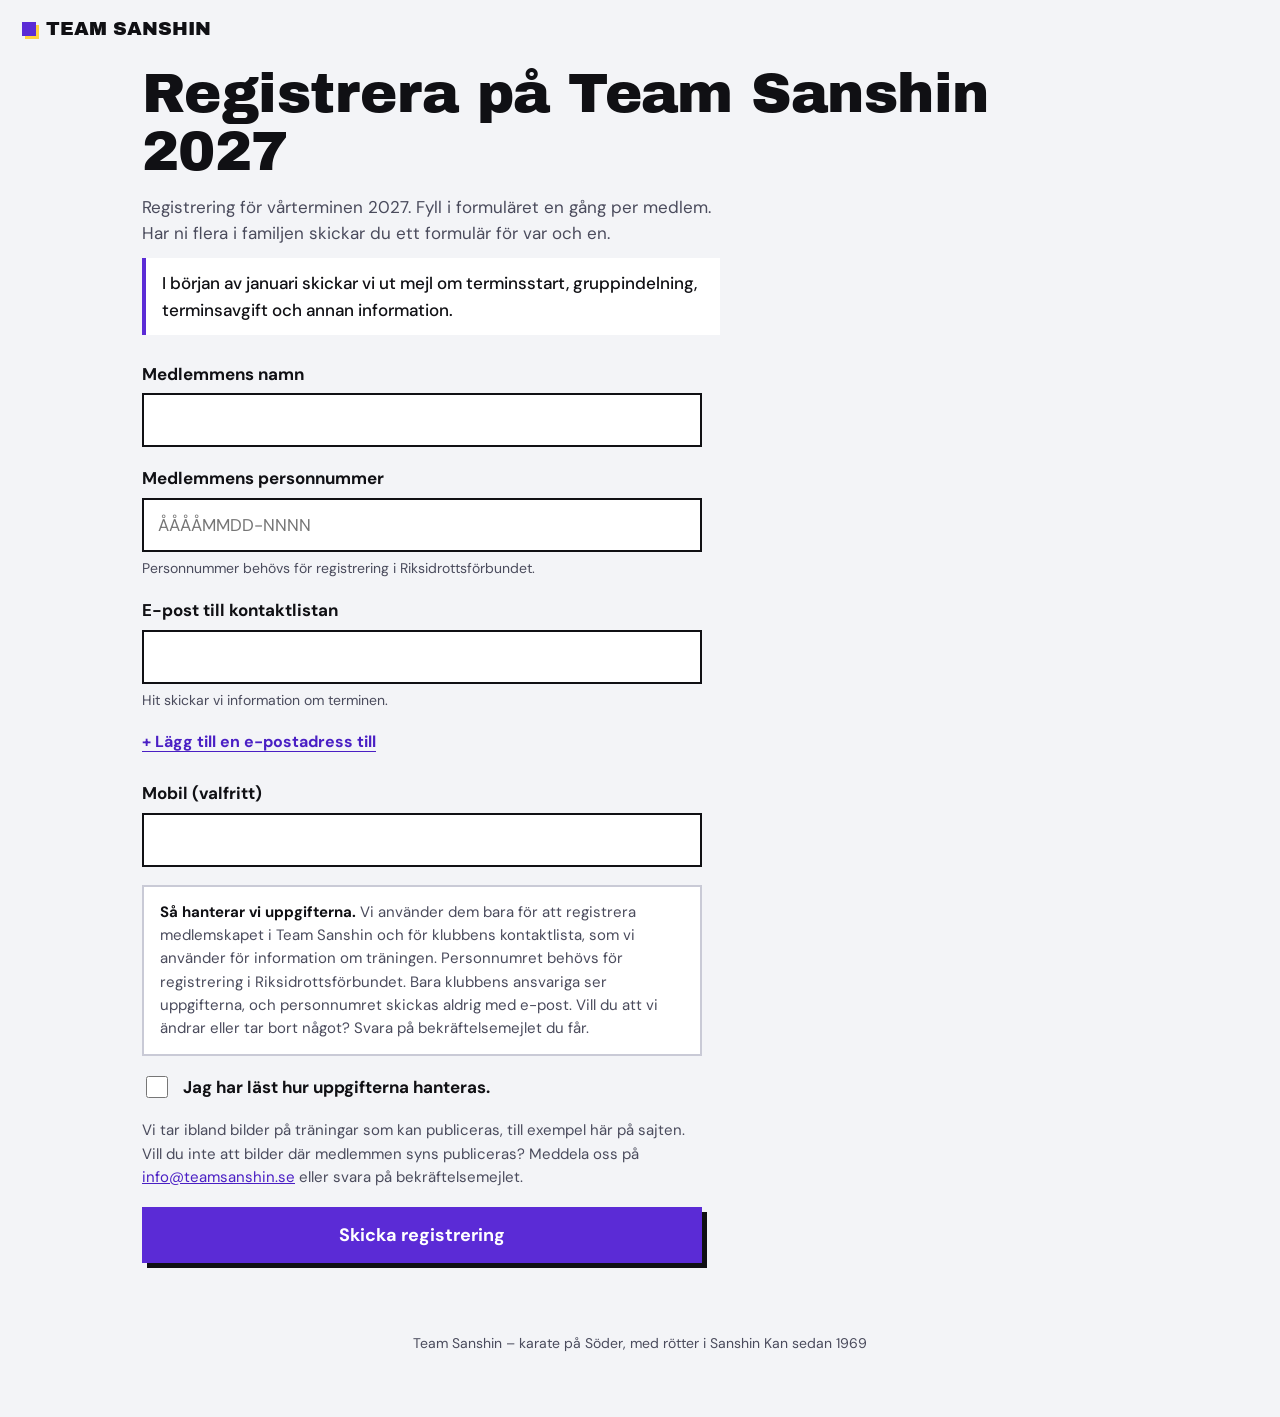
<file: overgang/index.html>
<!doctype html>
<html lang="sv">
<head>
<meta charset="utf-8">
<meta name="viewport" content="width=device-width, initial-scale=1, viewport-fit=cover">
<meta name="robots" content="noindex">
<title>Registrera på Team Sanshin 2027</title>
<link rel="preconnect" href="https://fonts.googleapis.com">
<link href="https://fonts.googleapis.com/css2?family=Archivo+Black&family=DM+Sans:wght@400;500;700&display=swap" rel="stylesheet">
<link rel="stylesheet" href="../stil.css">
<style>
  body{padding-bottom:40px}
  .ov{padding-top:8px;padding-bottom:48px}
  .ov h1{font-size:clamp(34px,9vw,56px)}
  .ov .ingress{margin-top:14px;max-width:34em;color:var(--muted)}
  .ov form{display:flex;flex-direction:column;gap:18px;margin-top:26px;max-width:560px}
  .ov .field select{min-height:54px;padding:10px 14px;font:inherit;font-size:17px;color:var(--ink);background:var(--card);border:2px solid var(--ink);border-radius:0}
  .ov .hint{font-size:14px;color:var(--muted)}
  .ov .integritet{padding:14px 16px;background:var(--card);border:2px solid var(--line);font-size:15px;color:var(--muted)}
  .ov .integritet b{color:var(--ink)}
  .ov .godkann{display:flex;gap:12px;align-items:flex-start;font-weight:700}
  .ov .godkann input{width:22px;height:22px;margin-top:2px;accent-color:var(--purple);flex:0 0 auto}
  .ov .done .btn{margin-top:16px;max-width:320px}
  .ov .gomd{position:absolute;left:-9999px;width:1px;height:1px;overflow:hidden}
  .ov .btn:disabled{opacity:.6;cursor:wait}
  .ov .info{margin-top:12px;max-width:34em;padding:12px 16px;background:var(--card);border-left:4px solid var(--purple);font-weight:500}
  .ov .fler .rad{display:flex;gap:8px}
  .ov .fler .rad input{flex:1;min-width:0}
  .ov .ta-bort{flex:0 0 54px;min-height:54px;font:700 24px var(--body);color:var(--ink);background:var(--card);border:2px solid var(--ink);cursor:pointer}
  .ov .lagg-till{align-self:flex-start;margin-top:-8px;padding:10px 0;font:700 16px var(--body);color:var(--purple-text);background:none;border:0;text-decoration:underline;text-underline-offset:4px;cursor:pointer}
  .ov #fler-epost{display:flex;flex-direction:column;gap:18px}
  .ov #fler-epost:empty{display:none}
</style>
</head>
<body>

<div class="top">
  <a class="logo" href="../"><i aria-hidden="true"></i>TEAM SANSHIN</a>
</div>

<main class="wrap ov">
  <h1 class="display">Registrera på Team Sanshin 2027</h1>
  <p class="ingress">Registrering för vårterminen 2027. Fyll i formuläret en gång per medlem. Har ni flera i familjen skickar du ett formulär för var och en.</p>
  <p class="info">I början av januari skickar vi ut mejl om terminsstart, gruppindelning, terminsavgift och annan information.</p>

  <form id="form" novalidate>
    <div class="field"><label for="namn">Medlemmens namn</label><input id="namn" type="text" autocomplete="off" required></div>
    <div class="field">
      <label for="pnr">Medlemmens personnummer</label>
      <input id="pnr" type="text" inputmode="numeric" autocomplete="off" placeholder="ÅÅÅÅMMDD-NNNN" required>
      <span class="hint">Personnummer behövs för registrering i Riksidrottsförbundet.</span>
    </div>
    <div class="field" id="malsman-falt" hidden>
      <label for="malsman">Förälder eller målsman</label><input id="malsman" type="text" autocomplete="name">
      <span class="hint">Medlemmen är under 18 år.</span>
    </div>
    <div class="field">
      <label for="epost">E-post till kontaktlistan</label><input id="epost" type="email" autocomplete="email" required>
      <span class="hint">Hit skickar vi information om terminen.</span>
    </div>
    <div id="fler-epost"></div>
    <button class="lagg-till" type="button" id="lagg-till-epost">+ Lägg till en e-postadress till</button>
    <div class="field"><label for="mobil">Mobil (valfritt)</label><input id="mobil" type="tel" autocomplete="tel"></div>
    <div class="gomd" aria-hidden="true"><label for="webbplats">Lämna tomt</label><input id="webbplats" type="text" tabindex="-1" autocomplete="off"></div>

    <!-- UTKAST: integritetstexten ska godkännas av klubben. -->
    <div class="integritet">
      <b>Så hanterar vi uppgifterna.</b> Vi använder dem bara för att registrera medlemskapet i Team Sanshin och för klubbens kontaktlista, som vi använder för information om träningen.
      Personnumret behövs för registrering i Riksidrottsförbundet. Bara klubbens ansvariga ser uppgifterna, och personnumret skickas aldrig med e-post.
      Vill du att vi ändrar eller tar bort något? Svara på bekräftelsemejlet du får.
    </div>
    <label class="godkann"><input type="checkbox" id="godkann"> Jag har läst hur uppgifterna hanteras.</label>
    <div class="bildinfo">
      <p>Vi tar ibland bilder på träningar som kan publiceras, till exempel här på sajten. Vill du inte att bilder där medlemmen syns publiceras? Meddela oss på <a href="mailto:info@teamsanshin.se">info@teamsanshin.se</a> eller svara på bekräftelsemejlet.</p>
    </div>

    <p class="err" id="err" role="alert" hidden></p>
    <button class="btn primary" type="submit" id="skicka">Skicka registrering</button>
  </form>

  <div class="done" id="done" role="status" hidden>
    <b class="display">Tack! Registreringen är mottagen.</b>
    <p id="done-text"></p>
    <button class="btn ghost" type="button" id="en-till">Fyll i för en till i familjen</button>
  </div>
</main>

<footer>Team Sanshin – karate på Söder, med rötter i Sanshin Kan sedan 1969</footer>

<script>
(function () {
  var $ = function (id) { return document.getElementById(id); };
  var visad = Date.now();

  // Fler e-postadresser till kontaktlistan, till exempel båda föräldrarna. Högst fyra extra.
  var MAX_FLER = 4;
  function flerFalt() { return [].slice.call(document.querySelectorAll('#fler-epost input')); }
  function laggTillEpost(varde) {
    var n = flerFalt().length + 2, rad = document.createElement('div'), id = 'epost-' + n;
    rad.className = 'field fler';
    rad.innerHTML = '<label for="' + id + '">E-post ' + n + '</label><div class="rad"><input id="' + id + '" type="email" autocomplete="off"><button type="button" class="ta-bort" aria-label="Ta bort e-postadressen">×</button></div>';
    rad.querySelector('input').value = varde || '';
    rad.querySelector('.ta-bort').addEventListener('click', function () { rad.remove(); numrera(); });
    $('fler-epost').appendChild(rad);
    numrera();
    return rad.querySelector('input');
  }
  function numrera() {
    flerFalt().forEach(function (inp, i) { inp.id = 'epost-' + (i + 2); inp.closest('.fler').querySelector('label').textContent = 'E-post ' + (i + 2); inp.closest('.fler').querySelector('label').htmlFor = inp.id; });
    $('lagg-till-epost').hidden = flerFalt().length >= MAX_FLER;
  }
  $('lagg-till-epost').addEventListener('click', function () { laggTillEpost().focus(); });

  // Ungefärlig ålder från personnumret, för att visa fältet för målsman.
  function alder(s) {
    var m = s.replace(/\s/g, '').match(/^(\d{2})?(\d{2})(\d{2})(\d{2})[-+]?\d{4}$/);
    if (!m) return null;
    var nu = new Date(), ar = +m[2];
    ar = m[1] ? +(m[1] + m[2]) : (2000 + ar > nu.getFullYear() ? 1900 + ar : 2000 + ar);
    var dag = +m[4] > 60 ? +m[4] - 60 : +m[4];
    var fodd = new Date(ar, +m[3] - 1, dag), a = nu.getFullYear() - fodd.getFullYear();
    if (nu < new Date(nu.getFullYear(), fodd.getMonth(), fodd.getDate())) a--;
    return a;
  }
  $('pnr').addEventListener('input', function () {
    var a = alder($('pnr').value);
    $('malsman-falt').hidden = !(a !== null && a < 18);
  });

  function fel(t) { $('err').textContent = t; $('err').hidden = false; $('err').scrollIntoView({block: 'center'}); }

  $('form').addEventListener('submit', function (e) {
    e.preventDefault();
    $('err').hidden = true;
    var a = alder($('pnr').value);
    if (!$('namn').value.trim()) return fel('Fyll i medlemmens namn.');
    if (a === null) return fel('Skriv personnumret som ÅÅÅÅMMDD-NNNN.');
    if (a < 18 && !$('malsman').value.trim()) return fel('Fyll i namnet på en förälder eller målsman.');
    if (!$('epost').value || !$('epost').checkValidity()) return fel('Fyll i en giltig e-postadress.');
    var fler = flerFalt().map(function (i) { return i.value.trim(); }).filter(Boolean);
    if (flerFalt().some(function (i) { return i.value.trim() && !i.checkValidity(); })) return fel('En av de extra e-postadresserna ser inte rätt ut.');
    if (!$('godkann').checked) return fel('Kryssa i att du har läst hur uppgifterna hanteras.');

    var knapp = $('skicka'); knapp.disabled = true; knapp.textContent = 'Skickar …';
    fetch('../api/index.php?do=overgang', {method: 'POST', headers: {'Content-Type': 'application/json'}, body: JSON.stringify({
      namn: $('namn').value, personnummer: $('pnr').value, malsman: $('malsman').value,
      epost: $('epost').value, epost_fler: fler, mobil: $('mobil').value, godkann: $('godkann').checked,
      webbplats: $('webbplats').value, tid: Date.now() - visad
    })}).then(function (r) {
      return r.json().catch(function () { return {}; }).then(function (j) { if (!r.ok) throw new Error(j.fel || ''); });
    }).then(function () {
      var alla = [$('epost').value.trim()];
      fler.forEach(function (e) { if (alla.every(function (x) { return x.toLowerCase() !== e.toLowerCase(); })) alla.push(e); });
      $('done-text').textContent = 'Vi har skickat en bekräftelse till ' + alla.join(', ') + '. I början av januari kommer information om terminsstart, gruppindelning och terminsavgift.';
      $('form').hidden = true; $('done').hidden = false; window.scrollTo(0, 0);
    }, function (x) {
      fel((!(x instanceof TypeError) && x && x.message) || 'Det gick inte att skicka. Kolla uppkopplingen och försök igen.');
    }).then(function () { knapp.disabled = false; knapp.textContent = 'Skicka registrering'; });
  });

  // Nästa familjemedlem: behåll kontaktuppgifterna, töm resten.
  $('en-till').addEventListener('click', function () {
    ['namn', 'pnr', 'malsman'].forEach(function (id) { $(id).value = ''; });
    $('godkann').checked = false; $('malsman-falt').hidden = true;
    visad = Date.now(); $('done').hidden = true; $('form').hidden = false; $('namn').focus();
  });
})();
</script>
</body>
</html>
</file>
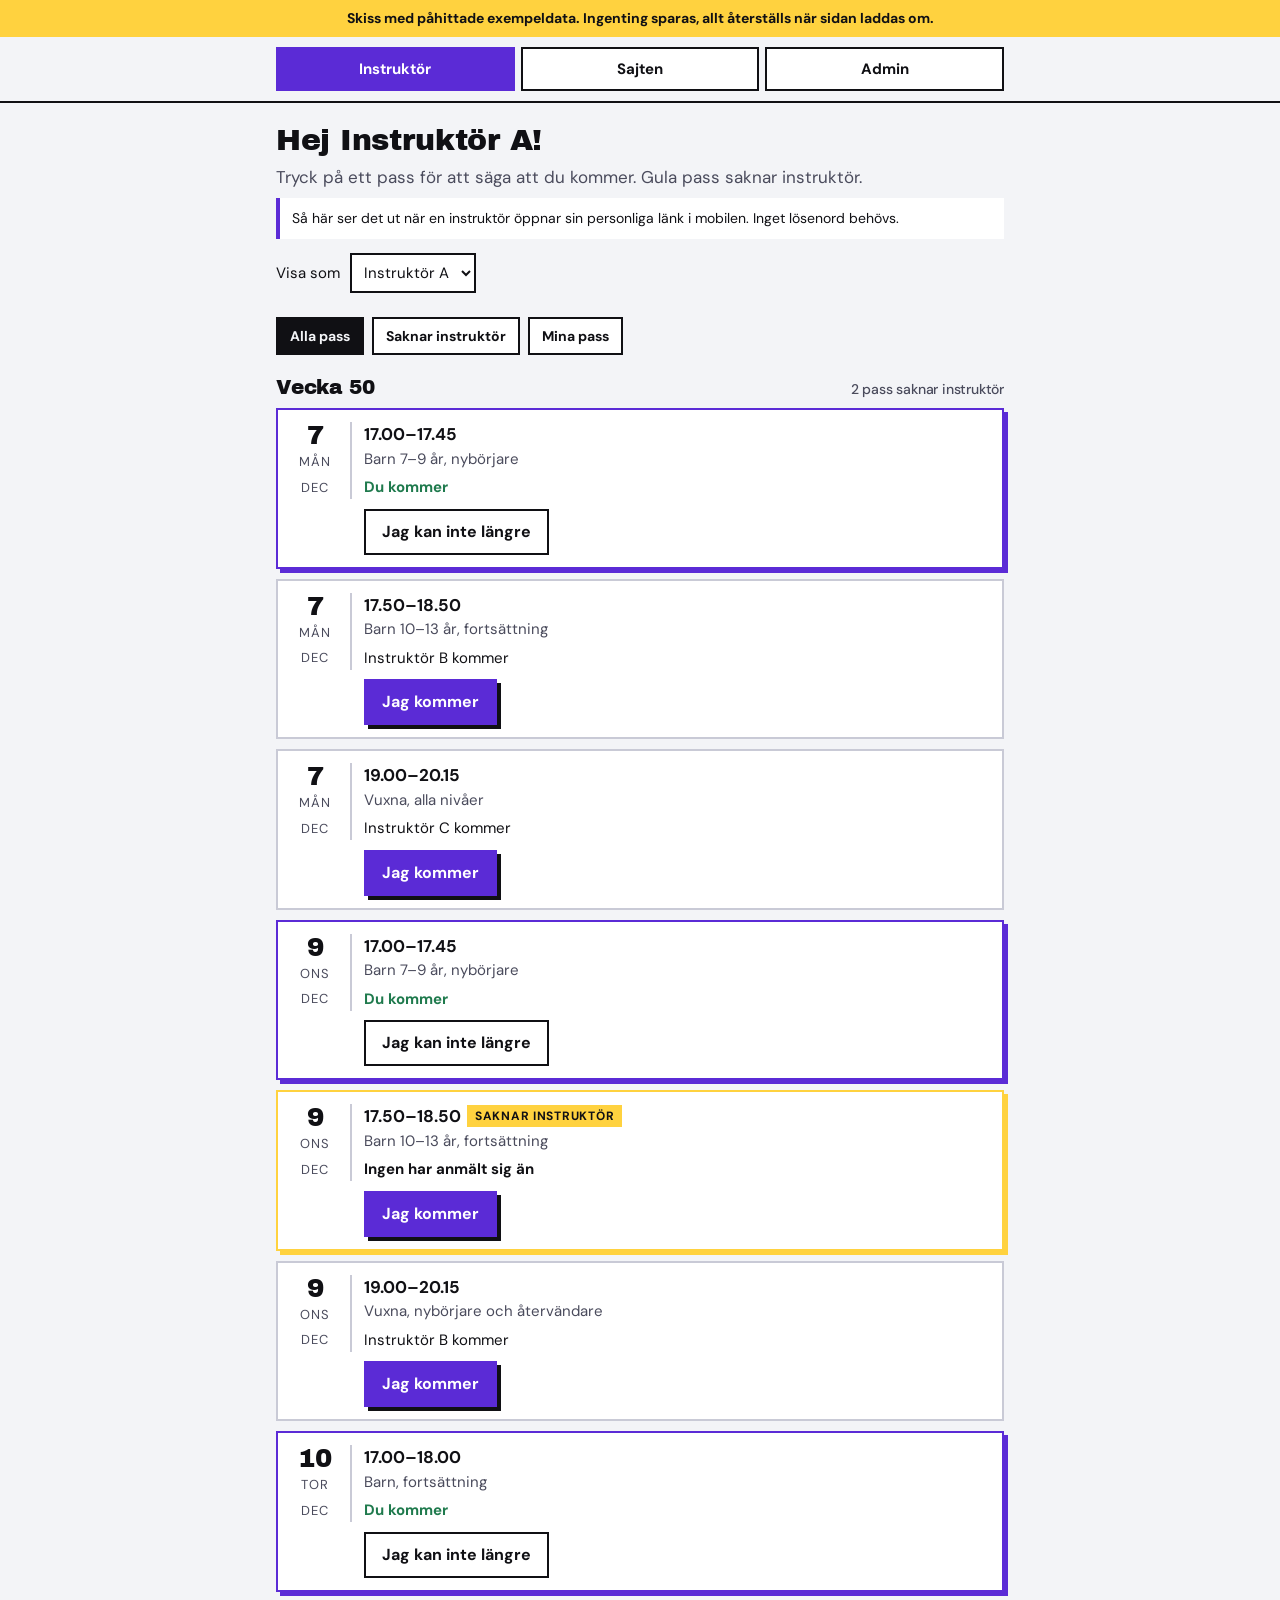
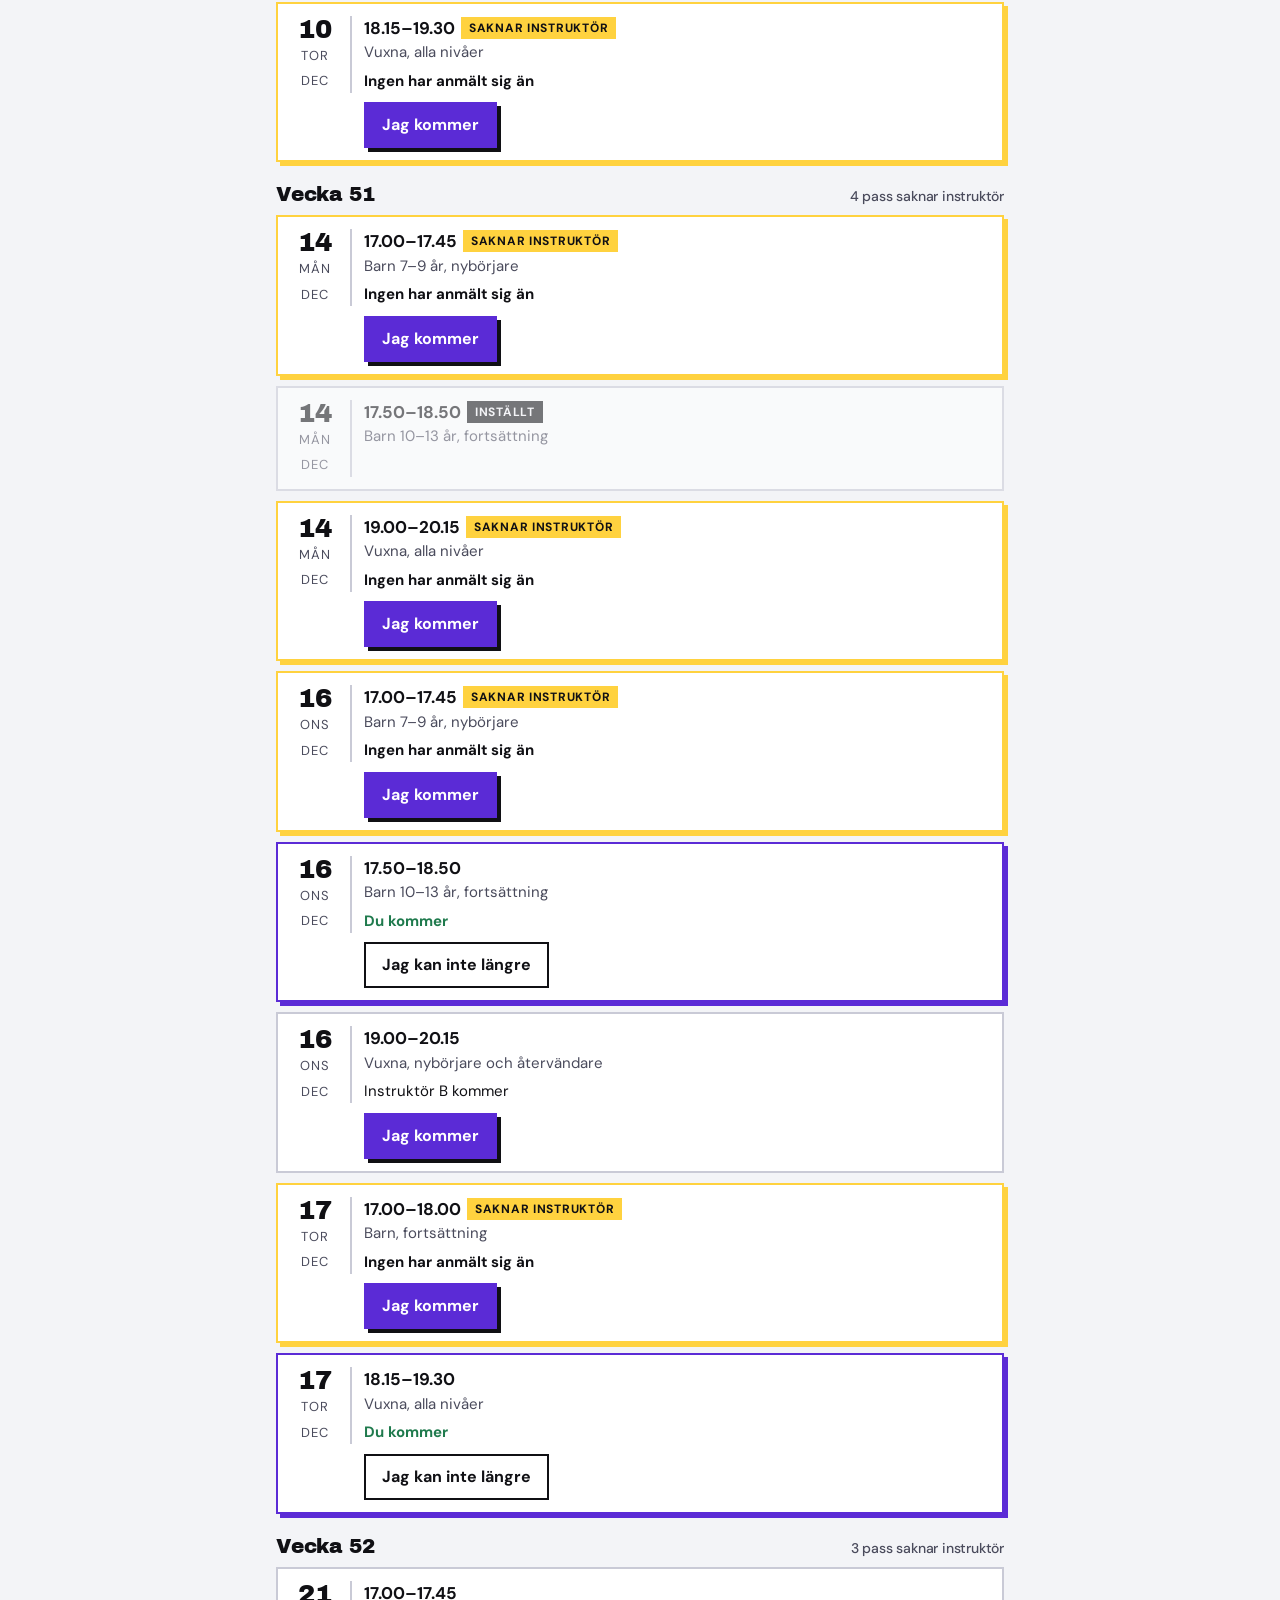
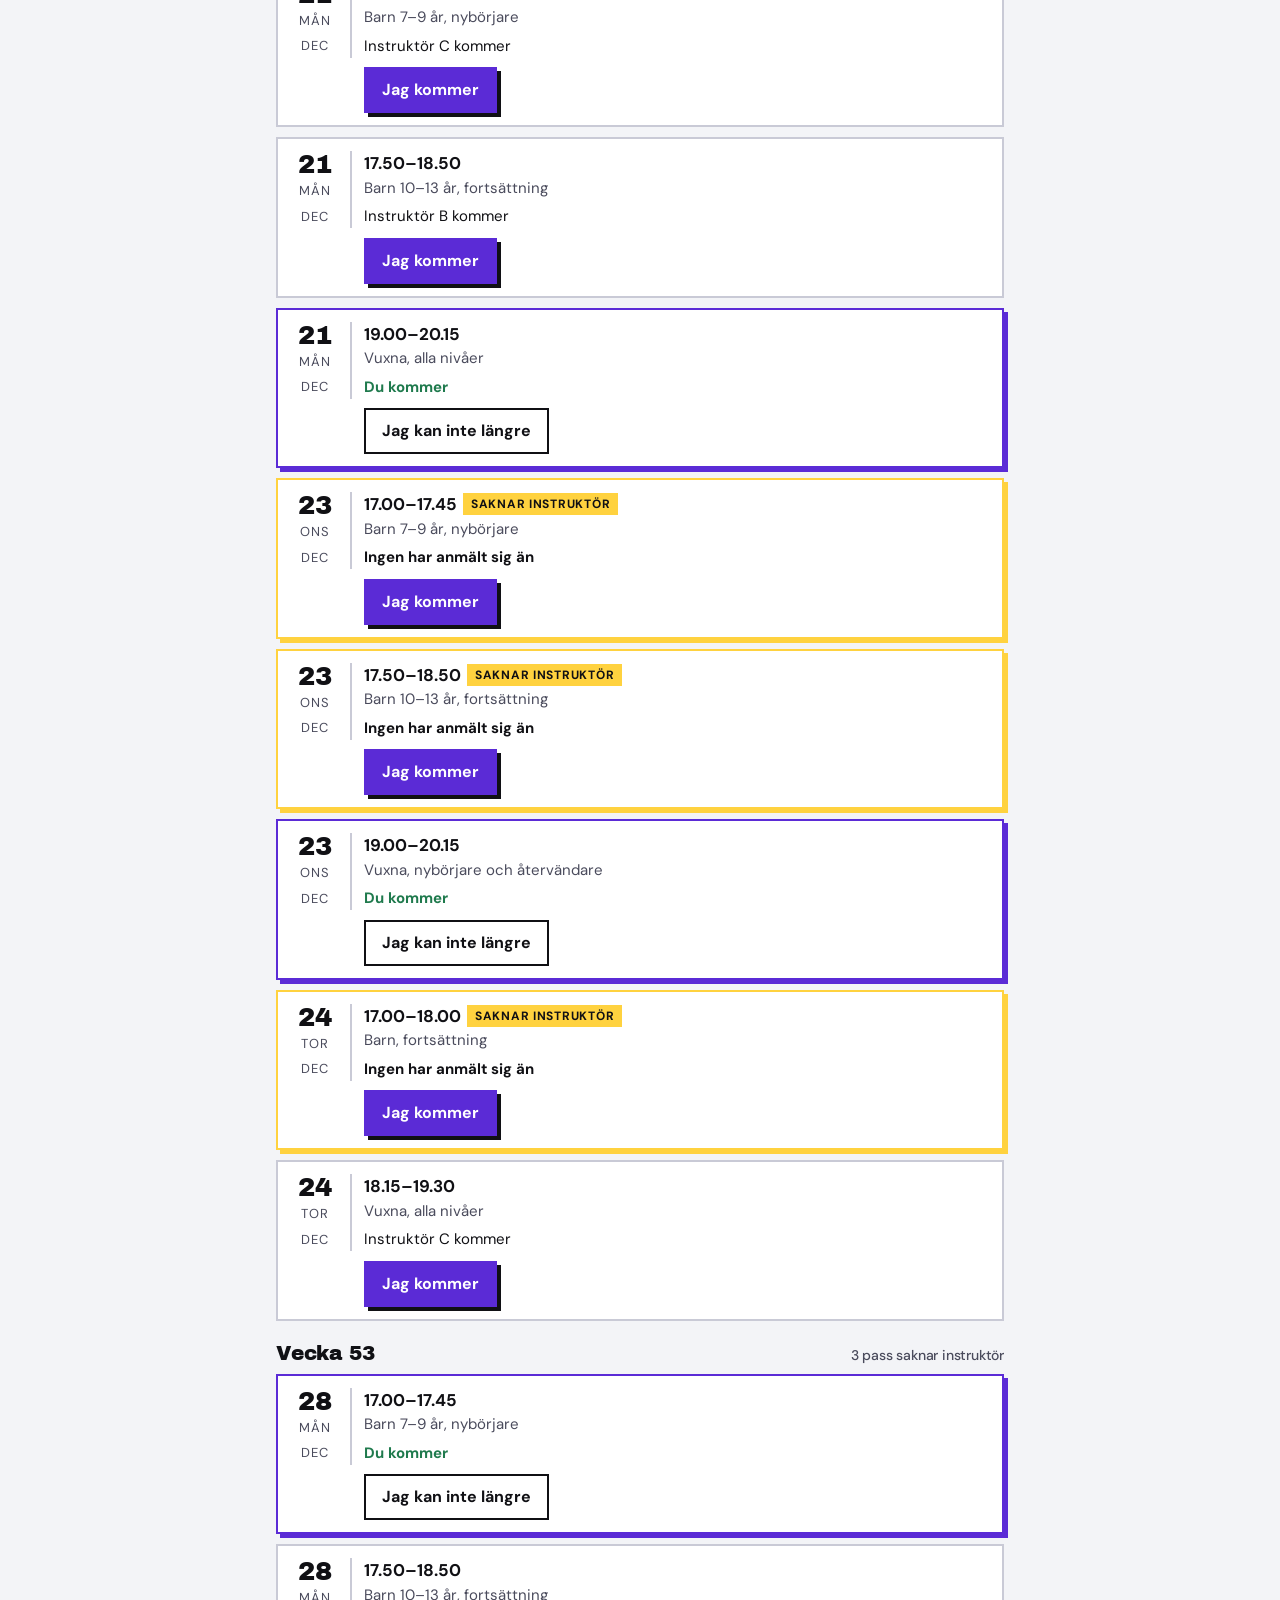
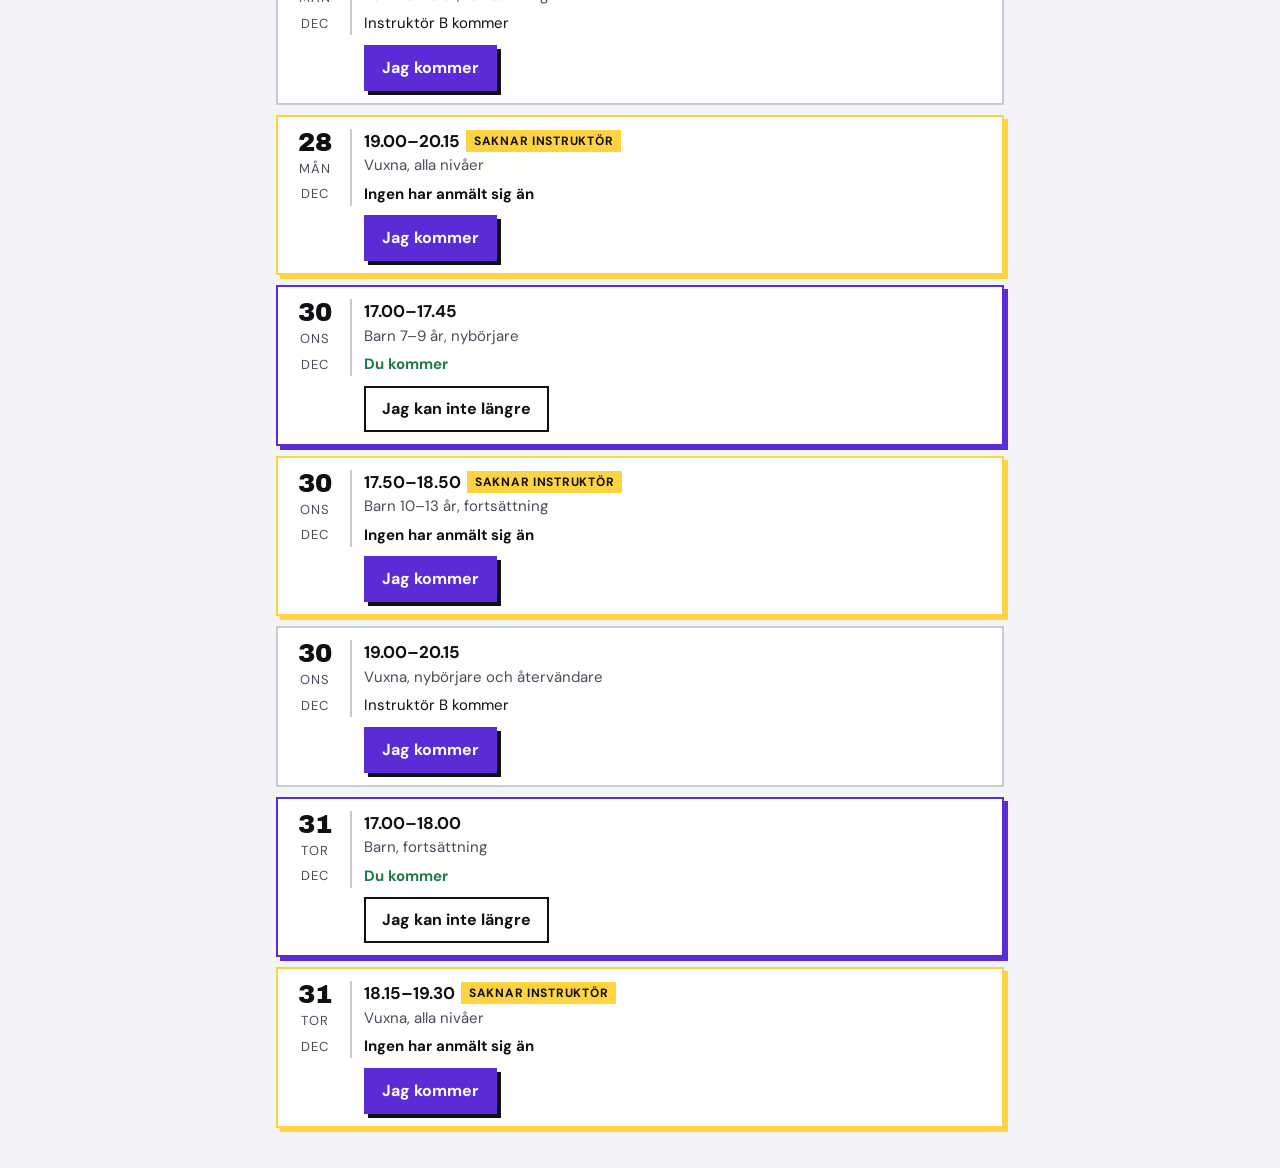
<file: skiss/instruktorer.html>
<!doctype html>
<html lang="sv">
<head>
<meta charset="utf-8">
<meta name="viewport" content="width=device-width, initial-scale=1, viewport-fit=cover">
<meta name="robots" content="noindex">
<title>Skiss: instruktörskalender</title>
<link rel="preconnect" href="https://fonts.googleapis.com">
<link rel="preconnect" href="https://fonts.gstatic.com" crossorigin>
<link href="https://fonts.googleapis.com/css2?family=Archivo+Black&family=DM+Sans:wght@400;500;700&display=swap" rel="stylesheet">
<style>
:root{
  --ground:#F3F4F7; --ink:#101014; --card:#FFFFFF; --muted:#4A4B5C; --line:#C9CAD6; --dim:#C3C5D0;
  --purple:#5B2BD6; --purple-text:#4A1FC4; --yellow:#FFD23F; --black:#101014; --ok:#1F7A4D;
  --display:'Archivo Black','Arial Black',Impact,sans-serif;
  --body:'DM Sans',system-ui,-apple-system,'Segoe UI',sans-serif;
  color-scheme:light;
}
@media (prefers-color-scheme: dark){
  :root:not([data-theme="light"]){
    --ground:#15151B; --ink:#F3F4F7; --card:#1E1E27; --muted:#B9BBC9; --line:#3A3B4A; --dim:#3F4050; --purple-text:#B9A2FF; --ok:#6FD3A0;
    color-scheme:dark;
  }
}
:root[data-theme="dark"]{
  --ground:#15151B; --ink:#F3F4F7; --card:#1E1E27; --muted:#B9BBC9; --line:#3A3B4A; --dim:#3F4050; --purple-text:#B9A2FF; --ok:#6FD3A0;
  color-scheme:dark;
}
*,*::before,*::after{box-sizing:border-box}
body{margin:0;background:var(--ground);color:var(--ink);font-family:var(--body);font-size:17px;line-height:1.5;-webkit-font-smoothing:antialiased;padding-bottom:40px}
h1,h2,h3,p{margin:0}
button{font:inherit;color:inherit;cursor:pointer}
button:focus-visible,a:focus-visible,select:focus-visible,input:focus-visible{outline:3px solid var(--yellow);outline-offset:3px}
.wrap{max-width:760px;margin:0 auto;padding:0 16px}
.display{font-family:var(--display);font-weight:400;line-height:1.05;letter-spacing:-.01em}
.muted{color:var(--muted)}

/* demo banner + view switcher */
.demo{background:var(--yellow);color:#101014;font-size:14px;font-weight:700;text-align:center;padding:8px 16px calc(8px + env(safe-area-inset-top,0px)) }
.switch{position:sticky;top:0;z-index:10;background:var(--ground);border-bottom:2px solid var(--ink)}
.switch .wrap{display:flex;gap:6px;padding-top:10px;padding-bottom:10px}
.switch button{flex:1;min-height:44px;border:2px solid var(--ink);background:var(--card);font-weight:700;font-size:15px}
.switch button[aria-selected="true"]{background:var(--purple);color:#fff;border-color:var(--purple)}
.lead{padding:22px 0 8px}
.lead h1{font-size:30px}
.lead p{margin-top:8px}
.hint{font-size:14px;margin-top:10px;padding:10px 12px;border-left:4px solid var(--purple);background:var(--card)}

/* instructor calendar */
.who{display:flex;align-items:center;gap:10px;margin-top:14px;font-size:15px}
.who select{font:inherit;min-height:40px;padding:4px 8px;border:2px solid var(--ink);background:var(--card);color:var(--ink)}
.filter{display:flex;gap:8px;margin:16px 0 4px;flex-wrap:wrap}
.chip{border:2px solid var(--ink);background:var(--card);padding:6px 12px;font-size:14px;font-weight:700;min-height:38px}
.chip[aria-pressed="true"]{background:var(--ink);color:var(--ground)}
.week{margin-top:22px}
.week h2{font-size:20px;display:flex;justify-content:space-between;align-items:baseline;gap:10px}
.week h2 small{font-family:var(--body);font-size:14px;color:var(--muted);font-weight:500}
.pass{display:grid;grid-template-columns:62px 1fr;gap:12px;align-items:start;margin-top:10px;padding:12px;background:var(--card);border:2px solid var(--line)}
.pass.need{border-color:var(--yellow);box-shadow:4px 4px 0 var(--yellow)}
.pass.mine{border-color:var(--purple);box-shadow:4px 4px 0 var(--purple)}
.pass.off{opacity:.55}
.date{text-align:center;border-right:2px solid var(--line);padding-right:10px}
.date b{display:block;font-family:var(--display);font-weight:400;font-size:26px;line-height:1}
.date span{font-size:13px;text-transform:uppercase;letter-spacing:.06em;color:var(--muted)}
.info .t{font-weight:700}
.info .g{font-size:15px;color:var(--muted)}
.status{font-size:15px;margin-top:6px}
.status.need{font-weight:700}
.status.ok{color:var(--ok);font-weight:700}
.act{margin-top:10px;display:flex;gap:8px;flex-wrap:wrap}
.btn{min-height:46px;padding:8px 16px;border:2px solid var(--ink);background:var(--card);font-weight:700;font-size:16px}
.btn.primary{background:var(--purple);color:#fff;border-color:var(--purple);box-shadow:4px 4px 0 var(--ink)}
.btn.small{min-height:38px;padding:4px 12px;font-size:14px}
.tag{display:inline-block;font-size:12px;font-weight:700;text-transform:uppercase;letter-spacing:.06em;padding:2px 8px;background:var(--ink);color:var(--ground);margin-left:6px;vertical-align:2px}
.tag.y{background:var(--yellow);color:#101014}

/* public schedule */
.pub .day{margin-top:18px}
.pub .day h3{font-family:var(--display);font-weight:400;font-size:20px}
.pub .row{display:grid;grid-template-columns:96px 1fr;gap:12px;padding:12px 0;border-bottom:1px solid var(--line)}
.pub .row:last-child{border-bottom:0}
.pub .row time{font-weight:700;white-space:nowrap}
.pub .row .r{font-size:15px;margin-top:2px}
.pub .row.off .l{text-decoration:line-through;color:var(--muted)}
.frame{margin-top:16px;padding:6px 16px;background:var(--card);border:2px solid var(--ink);box-shadow:6px 6px 0 var(--purple)}

/* admin */
.sec{margin-top:26px}
.sec h2{font-size:22px}
.sec>p{margin-top:6px;font-size:15px}
.list{margin-top:12px;background:var(--card);border:2px solid var(--line)}
.li{display:flex;justify-content:space-between;align-items:center;gap:10px;padding:12px;border-bottom:1px solid var(--line)}
.li>div:first-child{flex:1;min-width:0}
.li:last-child{border-bottom:0}
.li .m{font-size:14px;color:var(--muted)}
.li .btns{display:flex;gap:6px;flex-wrap:wrap}
.add{display:flex;gap:8px;margin-top:10px;flex-wrap:wrap}
.add input{flex:1;min-width:160px;font:inherit;min-height:44px;padding:6px 10px;border:2px solid var(--ink);background:var(--card);color:var(--ink)}
.stats{display:grid;grid-template-columns:repeat(3,1fr);gap:8px;margin-top:14px}
.stat{background:var(--card);border:2px solid var(--line);padding:10px;text-align:center}
.stat b{display:block;font-family:var(--display);font-weight:400;font-size:28px;line-height:1.1}
.stat span{font-size:13px;color:var(--muted)}
.stat.need{border-color:var(--yellow)}
.done{text-decoration:line-through;color:var(--muted)}
.toast{position:fixed;left:50%;bottom:calc(18px + env(safe-area-inset-bottom,0px));transform:translate(-50%,20px);opacity:0;transition:transform .25s,opacity .25s;background:var(--ink);color:var(--ground);padding:12px 18px;font-weight:700;font-size:15px;max-width:calc(100% - 32px);z-index:20}
.toast.show{transform:translate(-50%,0);opacity:1}
@media (prefers-reduced-motion: reduce){.toast{transition:none}}
[hidden]{display:none!important}
</style>
</head>
<body>

<div class="demo">Skiss med påhittade exempeldata. Ingenting sparas, allt återställs när sidan laddas om.</div>

<nav class="switch" aria-label="Välj vy i skissen">
  <div class="wrap" role="tablist">
    <button type="button" role="tab" data-view="instr" aria-selected="true">Instruktör</button>
    <button type="button" role="tab" data-view="pub" aria-selected="false">Sajten</button>
    <button type="button" role="tab" data-view="admin" aria-selected="false">Admin</button>
  </div>
</nav>

<!-- ===== Instructor view ===== -->
<main class="wrap" id="v-instr">
  <div class="lead">
    <h1 class="display">Hej <span id="me-name"></span>!</h1>
    <p class="muted">Tryck på ett pass för att säga att du kommer. Gula pass saknar instruktör.</p>
    <p class="hint">Så här ser det ut när en instruktör öppnar sin personliga länk i mobilen. Inget lösenord behövs.</p>
    <label class="who">Visa som <select id="me"></select></label>
  </div>
  <div class="filter" role="group" aria-label="Filtrera">
    <button type="button" class="chip" data-f="all" aria-pressed="true">Alla pass</button>
    <button type="button" class="chip" data-f="need" aria-pressed="false">Saknar instruktör</button>
    <button type="button" class="chip" data-f="mine" aria-pressed="false">Mina pass</button>
  </div>
  <div id="cal"></div>
</main>

<!-- ===== Public view ===== -->
<main class="wrap pub" id="v-pub" hidden>
  <div class="lead">
    <h1 class="display">Kommande vecka</h1>
    <p class="muted" id="pub-range"></p>
    <p class="hint">Så här kan schemat på den vanliga sajten se ut. Det uppdateras av sig självt när instruktörerna anmäler sig eller ett pass ställs in.</p>
  </div>
  <div class="frame" id="pub"></div>
</main>

<!-- ===== Admin view ===== -->
<main class="wrap" id="v-admin" hidden>
  <div class="lead">
    <h1 class="display">Admin</h1>
    <p class="muted">Bara för dig och de ledare som har lösenordet.</p>
  </div>
  <div class="stats" id="stats"></div>

  <section class="sec">
    <h2 class="display">Pass de närmaste veckorna</h2>
    <p class="muted">Terminens pass läggs in en gång. Här kan du ställa in ett enskilt pass.</p>
    <div class="list" id="a-pass"></div>
  </section>

  <section class="sec">
    <h2 class="display">Instruktörer</h2>
    <p class="muted">Varje instruktör får en egen länk. Tar du bort någon slutar länken att fungera.</p>
    <div class="list" id="a-instr"></div>
    <form class="add" id="add-instr">
      <input id="new-instr" placeholder="Namn på ny instruktör" aria-label="Namn på ny instruktör">
      <button class="btn" type="submit">Lägg till</button>
    </form>
  </section>

  <section class="sec">
    <h2 class="display">Anmälningar från föräldrar</h2>
    <p class="muted">Bocka av när du har hört av dig. Ta bort om någon ber om det.</p>
    <div class="list" id="a-sign"></div>
    <div class="add"><button class="btn primary" type="button" id="xls">Ladda ner till Excel</button></div>
  </section>
</main>

<div class="toast" id="toast" role="status" aria-live="polite"></div>

<script>
(function(){
  /* ---------- demo data (påhittad) ---------- */
  // Samma exempelschema som på sajten just nu: [veckodag 1=mån, tid, grupp]
  var TEMPLATE=[
    [1,'17.00–17.45','Barn 7–9 år, nybörjare'],[1,'17.50–18.50','Barn 10–13 år, fortsättning'],[1,'19.00–20.15','Vuxna, alla nivåer'],
    [3,'17.00–17.45','Barn 7–9 år, nybörjare'],[3,'17.50–18.50','Barn 10–13 år, fortsättning'],[3,'19.00–20.15','Vuxna, nybörjare och återvändare'],
    [4,'17.00–18.00','Barn, fortsättning'],[4,'18.15–19.30','Vuxna, alla nivåer']
  ];
  var instructors=['Instruktör A','Instruktör B','Instruktör C'];
  var signups=[
    {n:'Förälder 1',who:'Barn, 8 år',goal:'Provträna',date:'17 nov',done:true},
    {n:'Förälder 2',who:'Barn, 11 år',goal:'Terminen',date:'18 nov',done:false},
    {n:'Förälder 3',who:'Barn, 7 år + jag själv',goal:'Terminen',date:'19 nov',done:false}
  ];
  var DAYS=['sön','mån','tis','ons','tor','fre','lör'];
  var DAYS_LONG=['Söndag','Måndag','Tisdag','Onsdag','Torsdag','Fredag','Lördag'];
  var MONTHS=['jan','feb','mar','apr','maj','jun','jul','aug','sep','okt','nov','dec'];

  function isoWeek(d){var t=new Date(Date.UTC(d.getFullYear(),d.getMonth(),d.getDate()));var day=t.getUTCDay()||7;t.setUTCDate(t.getUTCDate()+4-day);var y=new Date(Date.UTC(t.getUTCFullYear(),0,1));return Math.ceil(((t-y)/864e5+1)/7);}

  // passes for the coming four weeks, starting today
  var today=new Date();today.setHours(0,0,0,0);
  var passes=[];
  for(var i=0;i<28;i++){
    var d=new Date(today);d.setDate(today.getDate()+i);
    TEMPLATE.forEach(function(t){ if(t[0]===d.getDay()) passes.push({id:passes.length,date:new Date(d),time:t[1],group:t[2],who:[],off:false}); });
  }
  // seed: some passes already have instructors, one is cancelled
  passes.forEach(function(p,k){
    if(k%3===0) p.who.push(instructors[0]);
    else if(k%4===1) p.who.push(instructors[1]);
    else if(k%7===2) p.who.push(instructors[2]);
  });
  if(passes[9]) {passes[9].off=true;passes[9].who=[];}

  var me=instructors[0], filter='all';

  /* ---------- helpers ---------- */
  function el(tag,cls,text){var e=document.createElement(tag);if(cls)e.className=cls;if(text!=null)e.textContent=text;return e;}
  function dstr(d){return DAYS[d.getDay()]+' '+d.getDate()+' '+MONTHS[d.getMonth()];}
  var toastEl=document.getElementById('toast'),tt;
  function toast(msg){toastEl.textContent=msg;toastEl.classList.add('show');clearTimeout(tt);tt=setTimeout(function(){toastEl.classList.remove('show');},2200);}
  function weeks(list){var out=[],cur=null;list.forEach(function(p){var w=isoWeek(p.date);if(!cur||cur.w!==w){cur={w:w,items:[]};out.push(cur);}cur.items.push(p);});return out;}

  /* ---------- instructor calendar ---------- */
  var meSel=document.getElementById('me');
  function fillMe(){meSel.innerHTML='';instructors.forEach(function(n){var o=el('option',null,n);o.value=n;if(n===me)o.selected=true;meSel.appendChild(o);});document.getElementById('me-name').textContent=me;}
  meSel.addEventListener('change',function(){me=meSel.value;renderAll();});
  document.querySelectorAll('.chip').forEach(function(c){c.addEventListener('click',function(){filter=c.dataset.f;document.querySelectorAll('.chip').forEach(function(x){x.setAttribute('aria-pressed',String(x===c));});renderCal();});});

  function renderCal(){
    var cal=document.getElementById('cal');cal.innerHTML='';
    var list=passes.filter(function(p){
      if(filter==='need') return !p.off&&p.who.length===0;
      if(filter==='mine') return p.who.indexOf(me)>-1;
      return true;
    });
    if(!list.length){cal.appendChild(el('p','muted',filter==='mine'?'Du har inte anmält dig till något pass än.':'Alla pass har en instruktör. Bra jobbat!')).style.marginTop='20px';return;}
    weeks(list).forEach(function(w){
      var box=el('section','week');
      var need=w.items.filter(function(p){return !p.off&&!p.who.length;}).length;
      var h=el('h2','display','Vecka '+w.w);var sm=el('small',null,need?need+' pass saknar instruktör':'Alla pass klara');h.appendChild(sm);box.appendChild(h);
      w.items.forEach(function(p){
        var mine=p.who.indexOf(me)>-1, needs=!p.off&&!p.who.length;
        var c=el('div','pass'+(p.off?' off':needs?' need':mine?' mine':''));
        var dt=el('div','date');dt.appendChild(el('b',null,p.date.getDate()));dt.appendChild(el('span',null,DAYS[p.date.getDay()]+' '+MONTHS[p.date.getMonth()]));
        var inf=el('div','info');
        var t=el('div','t',p.time);if(p.off)t.appendChild(el('span','tag','Inställt'));else if(needs)t.appendChild(el('span','tag y','Saknar instruktör'));
        inf.appendChild(t);inf.appendChild(el('div','g',p.group));
        if(!p.off){
          var st;
          if(mine) st=el('div','status ok','Du kommer'+(p.who.length>1?' tillsammans med '+p.who.filter(function(n){return n!==me;}).join(', '):''));
          else if(p.who.length) st=el('div','status',p.who.join(', ')+' kommer');
          else st=el('div','status need','Ingen har anmält sig än');
          inf.appendChild(st);
          var act=el('div','act'),b;
          if(mine){b=el('button','btn','Jag kan inte längre');b.addEventListener('click',function(){p.who=p.who.filter(function(n){return n!==me;});toast('Du är avanmäld '+dstr(p.date));renderAll();});}
          else{b=el('button','btn primary','Jag kommer');b.addEventListener('click',function(){p.who.push(me);toast('Tack! Du leder '+dstr(p.date)+' '+p.time.split('–')[0]);renderAll();});}
          b.type='button';act.appendChild(b);inf.appendChild(act);
        }
        c.appendChild(dt);c.appendChild(inf);box.appendChild(c);
      });
      cal.appendChild(box);
    });
  }

  /* ---------- public schedule: next 7 days ---------- */
  function renderPub(){
    var end=new Date(today);end.setDate(today.getDate()+6);
    document.getElementById('pub-range').textContent=dstr(today)+' till '+dstr(end);
    var box=document.getElementById('pub');box.innerHTML='';
    var list=passes.filter(function(p){return p.date<=end;}),last=null,day;
    list.forEach(function(p){
      var key=p.date.toDateString();
      if(key!==last){day=el('div','day');day.appendChild(el('h3',null,DAYS_LONG[p.date.getDay()]+' '+p.date.getDate()+' '+MONTHS[p.date.getMonth()]));box.appendChild(day);last=key;}
      var r=el('div','row'+(p.off?' off':''));
      var l=el('div','l');l.appendChild(el('div',null,p.group));
      var rt=el('div','r'+(p.off?'':' muted'),p.off?'Inställt':p.who.length?'Leds av '+p.who.join(' och '):'Instruktör meddelas');
      if(p.off)rt.style.fontWeight='700';
      l.appendChild(rt);r.appendChild(el('time',null,p.time));r.appendChild(l);day.appendChild(r);
    });
  }

  /* ---------- admin ---------- */
  function renderAdmin(){
    var open=passes.filter(function(p){return !p.off;});
    var need=open.filter(function(p){return !p.who.length;}).length;
    var news=signups.filter(function(s){return !s.done;}).length;
    var st=document.getElementById('stats');st.innerHTML='';
    [[need,'pass saknar instruktör',need>0],[open.length,'pass närmaste 4 veckorna',false],[news,'nya anmälningar',false]].forEach(function(s){var b=el('div','stat'+(s[2]?' need':''));b.appendChild(el('b',null,s[0]));b.appendChild(el('span',null,s[1]));st.appendChild(b);});

    var ap=document.getElementById('a-pass');ap.innerHTML='';
    passes.slice(0,12).forEach(function(p){
      var li=el('div','li');
      var l=el('div');var t=el('div',p.off?'done':null,dstr(p.date)+' '+p.time);l.appendChild(t);
      l.appendChild(el('div','m',p.group+' · '+(p.off?'Inställt':p.who.length?p.who.join(', '):'Saknar instruktör')));
      var b=el('button','btn small',p.off?'Återställ':'Ställ in');b.type='button';
      b.addEventListener('click',function(){p.off=!p.off;toast(p.off?'Passet är inställt och syns så på sajten':'Passet är tillbaka i schemat');renderAll();});
      var bs=el('div','btns');bs.appendChild(b);li.appendChild(l);li.appendChild(bs);ap.appendChild(li);
    });
    var more=el('div','li');more.appendChild(el('div','m','… och '+(passes.length-12)+' pass till. Nya pass eller en ny termin läggs till här.'));ap.appendChild(more);

    var ai=document.getElementById('a-instr');ai.innerHTML='';
    instructors.forEach(function(n){
      var li=el('div','li');var l=el('div');l.appendChild(el('div',null,n));
      var cnt=passes.filter(function(p){return p.who.indexOf(n)>-1;}).length;
      l.appendChild(el('div','m',cnt+' pass de närmaste veckorna'));
      var bs=el('div','btns');
      var c=el('button','btn small','Kopiera länk');c.type='button';c.addEventListener('click',function(){toast('Länken till '+n+' är kopierad (i skissen händer inget)');});
      var r=el('button','btn small','Ta bort');r.type='button';r.addEventListener('click',function(){
        if(instructors.length<2){toast('Minst en instruktör behövs i skissen');return;}
        instructors=instructors.filter(function(x){return x!==n;});passes.forEach(function(p){p.who=p.who.filter(function(x){return x!==n;});});
        if(me===n)me=instructors[0];toast(n+' är borttagen och länken slutar fungera');renderAll();});
      bs.appendChild(c);bs.appendChild(r);li.appendChild(l);li.appendChild(bs);ai.appendChild(li);
    });

    var as=document.getElementById('a-sign');as.innerHTML='';
    if(!signups.length) as.appendChild(el('div','li m','Inga anmälningar.'));
    signups.forEach(function(s){
      var li=el('div','li');var l=el('div');l.appendChild(el('div',s.done?'done':null,s.n+' · '+s.goal));
      l.appendChild(el('div','m',s.who+' · '+s.date));
      var bs=el('div','btns');
      var d=el('button','btn small',s.done?'Ångra':'Klar');d.type='button';d.addEventListener('click',function(){s.done=!s.done;renderAll();});
      var r=el('button','btn small','Ta bort');r.type='button';r.addEventListener('click',function(){signups=signups.filter(function(x){return x!==s;});toast('Uppgifterna är borttagna');renderAll();});
      bs.appendChild(d);bs.appendChild(r);li.appendChild(l);li.appendChild(bs);as.appendChild(li);
    });
  }
  document.getElementById('add-instr').addEventListener('submit',function(e){
    e.preventDefault();var inp=document.getElementById('new-instr'),n=inp.value.trim();if(!n)return;
    if(instructors.indexOf(n)<0)instructors.push(n);inp.value='';toast(n+' är tillagd och har fått en egen länk');renderAll();
  });
  document.getElementById('xls').addEventListener('click',function(){
    var rows=[['Datum','Namn','Vem ska träna','Ärende','Klar']].concat(signups.map(function(s){return [s.date,s.n,s.who,s.goal,s.done?'Ja':'Nej'];}));
    var csv='﻿'+rows.map(function(r){return r.map(function(v){return '"'+String(v).replace(/"/g,'""')+'"';}).join(';');}).join('\r\n');
    var a=document.createElement('a');a.href=URL.createObjectURL(new Blob([csv],{type:'text/csv;charset=utf-8'}));a.download='anmalningar-skiss.csv';
    document.body.appendChild(a);a.click();a.remove();toast('Filen öppnas i Excel');
  });

  /* ---------- view switch ---------- */
  var tabs=document.querySelectorAll('.switch button');
  tabs.forEach(function(b){b.addEventListener('click',function(){
    tabs.forEach(function(x){x.setAttribute('aria-selected',String(x===b));});
    ['instr','pub','admin'].forEach(function(v){document.getElementById('v-'+v).hidden=(v!==b.dataset.view);});
    window.scrollTo(0,0);
  });});

  function renderAll(){fillMe();renderCal();renderPub();renderAdmin();}
  renderAll();
})();
</script>
</body>
</html>
</file>
<file: stil.css>
:root{
  --ground:#F3F4F7; --ink:#101014; --card:#FFFFFF; --muted:#4A4B5C; --line:#C9CAD6; --dim:#C3C5D0;
  --purple:#5B2BD6; --purple-text:#4A1FC4; --yellow:#FFD23F; --black:#101014;
  --display:'Archivo Black','Arial Black',Impact,sans-serif;
  --body:'DM Sans',system-ui,-apple-system,'Segoe UI',sans-serif;
  --pixel:'Pixelify Sans','Courier New',monospace;
  color-scheme:light;
  box-sizing:border-box;
  padding-top:env(safe-area-inset-top,0px);
  padding-bottom:env(safe-area-inset-bottom,0px);
}
@media (prefers-color-scheme: dark){
  :root:not([data-theme="light"]){
    --ground:#15151B; --ink:#F3F4F7; --card:#1E1E27; --muted:#B9BBC9; --line:#3A3B4A; --dim:#3F4050; --purple-text:#B9A2FF;
    color-scheme:dark;
  }
}
:root[data-theme="dark"]{
  --ground:#15151B; --ink:#F3F4F7; --card:#1E1E27; --muted:#B9BBC9; --line:#3A3B4A; --dim:#3F4050; --purple-text:#B9A2FF;
  color-scheme:dark;
}
*,*::before,*::after{box-sizing:border-box}
html{scroll-padding-top:env(safe-area-inset-top,0px)}
body{margin:0;background:var(--ground);color:var(--ink);font-family:var(--body);font-size:17px;line-height:1.55;-webkit-font-smoothing:antialiased;padding-bottom:92px}
img{max-width:100%;height:auto;display:block}
h1,h2,h3,p{margin:0}
a{color:var(--purple-text)}
a:focus-visible,button:focus-visible{outline:3px solid var(--yellow);outline-offset:3px}
.wrap{max-width:1040px;margin:0 auto;padding:0 22px}
.display{font-family:var(--display);font-weight:400;line-height:1.02;letter-spacing:-.01em}
.px{font-family:var(--pixel);letter-spacing:.06em}
.muted{color:var(--muted)}

/* top bar */
.top{display:flex;align-items:center;justify-content:space-between;gap:16px;padding:14px 22px;max-width:1040px;margin:0 auto}
.logo{display:flex;align-items:center;gap:10px;text-decoration:none;color:var(--ink);font-family:var(--display);font-size:19px}
.logo i{width:14px;height:14px;background:var(--purple);box-shadow:3px 3px 0 var(--yellow)}
.top a.link{color:var(--ink);font-weight:700;padding:12px 4px;text-decoration:underline;text-underline-offset:4px}

/* fixed booking bar */
.bookbar{position:fixed;left:0;right:0;bottom:0;z-index:50;padding:10px 14px calc(10px + env(safe-area-inset-bottom,0px));background:var(--ground);border-top:2px solid var(--ink)}
.bookbar a{display:flex;align-items:center;justify-content:center;min-height:54px;max-width:520px;margin:0 auto;background:var(--purple);color:#fff;font-weight:700;font-size:18px;text-decoration:none;box-shadow:5px 5px 0 var(--ink)}

/* ---------- scenes ---------- */
.scene{position:relative;--p:0}
.pin{position:sticky;top:0;height:100svh;overflow:hidden;display:flex;flex-direction:column;align-items:center;justify-content:center}
.console-in{position:relative;background:var(--black);padding:0 4px}
.hud{display:flex;flex-wrap:wrap;justify-content:space-between;gap:4px 14px;padding:9px 10px;color:#fff;font-family:var(--pixel);font-size:14px;letter-spacing:.03em}
.screen{position:relative;aspect-ratio:900 / 703;overflow:hidden;background:#000}
.screen img{position:absolute;inset:0;width:100%;height:100%;object-fit:cover}
.start{position:absolute;left:50%;bottom:14px;transform:translateX(-50%);display:inline-flex;flex-direction:column;align-items:center;gap:1px;white-space:nowrap;padding:11px 20px;background:var(--yellow);color:#101014;text-decoration:none;border:3px solid #101014;box-shadow:5px 5px 0 #101014}
.start b{font-family:var(--display);font-weight:400;font-size:20px;line-height:1.1}
.start span{font-family:var(--pixel);font-size:13px}
@keyframes blink{0%,60%{opacity:1}61%,100%{opacity:.3}}
.blink{animation:blink 1.2s steps(1) infinite}

/* ---------- hero ---------- */
.hero{padding:10px 0 40px}
.hero-grid{display:grid;grid-template-columns:repeat(auto-fit,minmax(300px,1fr));gap:26px 48px;align-items:center}
.term{display:flex;flex-wrap:wrap;align-items:center;gap:8px 12px;font-weight:500;color:var(--muted)}
.term b{padding:5px 12px;background:var(--yellow);color:#101014;font-weight:700}
.hero h1{margin-top:16px;font-size:clamp(32px,8.8vw,64px)}
.hero .sub{margin-top:16px;max-width:32em;font-size:18px;color:var(--muted)}
.cta-row{margin-top:22px;display:flex;flex-direction:column;gap:12px;max-width:420px}
.btn{display:flex;align-items:center;justify-content:center;min-height:56px;padding:12px 22px;font:700 18px var(--body);text-decoration:none;text-align:center;cursor:pointer}
.btn.primary{background:var(--purple);color:#fff;border:0;box-shadow:5px 5px 0 var(--ink)}
.btn.ghost{background:transparent;color:var(--ink);border:2px solid var(--ink)}
.hero-fig{position:relative;margin:0;background:#000}
.hero-fig img{width:100%;aspect-ratio:4 / 3;object-fit:cover}
.hero-fig figcaption{position:absolute;left:0;right:0;bottom:0;padding:34px 16px 14px;background:linear-gradient(to top,rgba(0,0,0,.85),rgba(0,0,0,0));color:#fff;font-family:var(--display);font-size:clamp(18px,5vw,26px);line-height:1.1}

/* ---------- steps ---------- */
.steps{padding:0 0 64px}
.steps h2{font-size:clamp(30px,7.6vw,52px)}
.steps ol{list-style:none;counter-reset:s;margin:22px 0 0;padding:0;display:grid;grid-template-columns:repeat(auto-fit,minmax(240px,1fr));gap:14px}
.steps li{counter-increment:s;position:relative;padding:18px 18px 18px 66px;background:var(--card);border:2px solid var(--ink)}
.steps li::before{content:counter(s);position:absolute;left:16px;top:16px;width:36px;height:36px;display:flex;align-items:center;justify-content:center;background:var(--ink);color:var(--ground);font-family:var(--display);font-size:18px}
.steps li b{display:block}
.steps li span{color:var(--muted)}
.price{margin-top:16px;color:var(--muted)}

/* ---------- form ---------- */
form{margin-top:24px;display:flex;flex-direction:column;gap:18px;max-width:560px}
fieldset{margin:0;padding:0;border:0;display:flex;flex-direction:column;gap:8px}
legend{padding:0;margin-bottom:8px;font-weight:700}
.opt{display:flex;align-items:center;gap:12px;min-height:54px;padding:10px 16px;background:var(--card);border:2px solid var(--ink);cursor:pointer}
.opt input{width:22px;height:22px;accent-color:var(--purple);flex:0 0 auto}
.opt:has(input:checked){box-shadow:4px 4px 0 var(--purple)}
.field{display:flex;flex-direction:column;gap:6px}
.field label{font-weight:700}
.field input{min-height:54px;padding:10px 14px;font:inherit;font-size:17px;color:var(--ink);background:var(--card);border:2px solid var(--ink);border-radius:0}
.err{color:#B3261E;font-weight:700}
.bildinfo{display:flex;flex-direction:column;gap:10px}
.bildinfo p{margin:0;font-size:15px;color:var(--muted)}
.done{margin-top:24px;padding:22px;background:var(--card);border:2px solid var(--ink);box-shadow:5px 5px 0 var(--purple);max-width:560px}
.done b{font-size:26px;font-weight:400}
.done p{margin-top:8px;color:var(--muted)}
[hidden]{display:none !important}

/* ---------- game button + sheet ---------- */
.nobar .fab{bottom:calc(16px + env(safe-area-inset-bottom,0px))}
.fab{position:fixed;right:14px;bottom:calc(92px + env(safe-area-inset-bottom,0px));z-index:49;width:150px;padding:0;display:flex;flex-direction:column;background:var(--yellow);color:#101014;border:3px solid #101014;box-shadow:4px 4px 0 #101014;cursor:pointer}
.fab img{width:100%;height:96px;object-fit:cover;object-position:28% 40%}
.fab span{padding:8px 4px;font-family:var(--pixel);font-size:17px;font-weight:700;text-align:center;border-top:3px solid #101014}
dialog{width:100%;max-width:560px;margin:auto auto 0;padding:0;border:0;background:transparent;color:#F3F4F7}
dialog::backdrop{background:rgba(0,0,0,.6)}
.sheet{background:var(--black);padding:16px 16px calc(20px + env(safe-area-inset-bottom,0px));display:flex;flex-direction:column;gap:14px;border-top:4px solid var(--purple)}
.sheet-head{display:flex;align-items:center;justify-content:space-between;gap:12px}
.sheet-head h2{font-size:15px;font-weight:600;color:#fff}
.sheet-head button{min-height:44px;padding:8px 14px;font:700 15px var(--body);color:#fff;background:transparent;border:2px solid #fff;cursor:pointer}
.sheet .console-in{padding:0}
.sheet .hud,.sheet .start{opacity:1}
.sheet-line{font-family:var(--display);font-size:20px;line-height:1.15;color:#fff}
.sheet-alt{font-size:14px;color:#B9BBC9}
.sheet-alt a{color:var(--yellow);font-weight:700}
/* the game runs in an iframe that is created when the sheet opens and removed when it closes */
.screen iframe{position:absolute;inset:0;width:100%;height:100%;border:0;background:#080d1b;opacity:0;transition:opacity .3s ease}
.sheet.loading .screen,.sheet.playing .screen{aspect-ratio:auto}
.sheet.loading .start{display:none}
.sheet.playing .hud,.sheet.playing .start{display:none}
.sheet.playing .screen iframe{opacity:1}
@media (min-width:700px){dialog{margin:auto}}
@media (min-width:900px){
  .hero .wrap{max-width:1320px}
  .top{max-width:1320px}
  .hero-grid{grid-template-columns:minmax(0,5fr) minmax(0,7fr)}
  .hero-fig img{aspect-ratio:5 / 4}
  .s2 .pin{padding-bottom:350px}
  .fab{width:280px;right:24px}
  .fab img{height:176px}
  .fab span{font-size:22px;padding:12px 6px}
  dialog{max-width:860px}
  .sheet{padding:22px}
  .sheet .hud{font-size:17px}
}

/* ---------- scene 2: lit phrases ---------- */
.s2{height:380svh}
.s2 .pin{padding:12px 22px 104px;align-items:stretch}
@media (max-width:899px){.s2-grid>div:last-child .lit-list{padding-right:162px}}
.s2-grid{width:100%;max-width:1160px;margin:0 auto;display:grid;grid-template-columns:repeat(auto-fit,minmax(280px,1fr));gap:16px 44px}
.who{display:flex;align-items:center;justify-content:space-between;gap:12px;font-weight:700;font-size:17px;color:var(--purple-text);margin-bottom:4px;padding-bottom:4px;border-bottom:2px solid var(--ink)}
.who a{padding:8px 0 8px 12px;white-space:nowrap}
.lit-list{list-style:none;margin:0;padding:0;font-family:var(--display);font-size:clamp(21px,5.9vw,40px);line-height:1.1}
.lit-list li{color:var(--dim);transition:color .3s ease;padding:3px 0}
.lit-list li.on{color:var(--ink)}

/* ---------- two tracks ---------- */
.tracks{padding:0 0 8px;display:grid;grid-template-columns:repeat(auto-fit,minmax(300px,1fr));gap:14px}
.track{background:var(--card);border:2px solid var(--ink);display:flex;align-items:stretch}
.track img{flex:0 0 108px;width:108px;height:128px;object-fit:cover}
.track .kidsimg{object-position:50% 12%;filter:grayscale(1)}
.track-body{flex:1 1 auto;min-width:0;padding:12px 16px;display:flex;flex-direction:column;justify-content:center;gap:2px}
.track h2{font-size:22px}
.track p{font-size:16px;line-height:1.4}
.track a.more{font-weight:700;padding:8px 0 4px;align-self:flex-start}

/* ---------- discipline ---------- */
.disc{background:#000;color:#F3F4F7;padding:72px 0 88px}
.disc h2{font:700 18px var(--body);color:var(--yellow)}
.disc ul{list-style:none;margin:18px 0 0;padding:0;display:flex;flex-direction:column;gap:clamp(26px,5vw,44px)}
.disc li b{display:block;font-weight:400;font-size:clamp(44px,13.5vw,132px);line-height:.94;letter-spacing:-.02em;color:#3A3A3A;transition:color .45s ease}
.disc li span{display:block;margin-top:8px;font-size:clamp(17px,2.2vw,22px);color:#6A6A6A;transition:color .45s ease}
.disc li.on b{color:#fff}
.disc li.on span{color:#D6D3CB}

/* ---------- scene 3: 1969, 2011, 2027 ---------- */
.s3{height:280svh;background:#000}
.s3 .pin{background:var(--ground)}
.s3-black{position:absolute;inset:0;background:#000;opacity:0;transition:opacity .8s ease}
.s3.go .s3-black{opacity:1}
.st{position:absolute;inset:0;display:flex;flex-direction:column;align-items:center;justify-content:center;padding:0 22px 140px;text-align:center;pointer-events:none}
.st.on{pointer-events:auto}
.st .yr{position:relative;font-family:var(--display);font-size:min(28vw,340px);line-height:.9;color:#fff;opacity:0;transform:scale(.3);transition:transform .7s cubic-bezier(.16,.84,.24,1),opacity .3s ease}
.st .tx{margin-top:22px;max-width:21em;font-size:clamp(19px,2.2vw,26px);line-height:1.4;font-weight:500;color:#fff;opacity:0;transform:translateY(12px);transition:opacity .4s ease,transform .4s ease}
.st.on .yr{opacity:1;transform:scale(1)}
.st.on .tx{opacity:1;transform:none;transition-delay:.25s}
.st.post .yr{opacity:0;transform:scale(1.7);transition:transform .6s ease-in,opacity .4s ease}
.st.post .tx{opacity:0;transform:translateY(-12px)}
.st1 .yr{opacity:1}
.st1.post .yr{opacity:0}
.y-dark{display:block;color:var(--ink);transition:opacity .8s ease}
.y-light{position:absolute;left:0;top:0;color:#fff;opacity:0;transition:opacity .8s ease}
.s3.go .y-dark{opacity:0}
.s3.go .y-light{opacity:1}
.st3 .yr{color:var(--yellow)}
.st .tx a{color:var(--yellow);font-weight:700;white-space:nowrap}

/* ---------- timeline ---------- */
.timeline{background:#000;color:#EFEDE8;padding:0 0 72px}
.timeline ol{list-style:none;margin:0;padding:0}
.timeline li{display:grid;grid-template-columns:minmax(96px,auto) 1fr;gap:6px 24px;align-items:baseline;padding:22px 0;border-top:2px solid #5A5A5A}
.timeline li:first-child{border-top-color:#EFEDE8}
.timeline li:last-child{border-bottom:2px solid #EFEDE8}
.timeline b{font-weight:400;font-size:clamp(34px,9vw,64px);line-height:1;color:#fff}
.timeline span{font-size:18px;color:#D6D3CB;max-width:34em}
.timeline .now b{color:var(--yellow)}
.timeline a{color:var(--yellow);font-weight:700;white-space:nowrap}

/* ---------- schedule ---------- */
.sched{padding:48px 0 64px}
.sched h2{font-size:clamp(34px,9vw,60px)}
.flag{display:inline-block;margin-top:14px;padding:6px 12px;background:var(--yellow);color:#101014;font-family:var(--pixel);font-size:14px}
.weeknav{display:flex;align-items:center;justify-content:space-between;gap:10px;margin-top:22px}
.weeknav b{font-size:17px;text-align:center}
.weeknav button{flex:0 0 52px;min-height:52px;font:700 22px var(--body);color:var(--ink);background:var(--card);border:2px solid var(--ink);cursor:pointer}
.weeknav button:disabled{opacity:.3;cursor:default}
.weekgrid{display:grid;grid-template-columns:1fr;gap:14px;margin-top:22px}
.weeknav+.weekgrid{margin-top:14px}
.sess .leader{margin-top:6px;font-size:15px;color:var(--muted)}
.sess.off span:first-child,.sess.off time{text-decoration:line-through;color:var(--muted)}
.sess.off .leader{color:var(--ink);font-weight:700}
/* On larger screens all training days share one row; the script sets --dagar to the number of days. */
@media (min-width:760px){
  .weekgrid{grid-template-columns:repeat(var(--dagar,3),minmax(0,1fr))}
  .weekgrid .sess{flex-direction:column;gap:2px}
  .weekgrid .sess time{flex:none;overflow-wrap:normal}
  .weekgrid .day{min-width:0}
  /* five days or more: tighter so they still fit side by side; on narrow screens the row scrolls sideways instead of breaking words */
  .weekgrid.many{gap:8px;grid-template-columns:repeat(var(--dagar,3),minmax(124px,1fr));overflow-x:auto;padding-bottom:4px}
  .weekgrid.many .day h3{padding:10px;font-size:15px}
  .weekgrid.many .sess{padding:12px 10px;font-size:15px}
  .weekgrid.many .sess time{font-size:15px}
  .weekgrid.many .sess .leader{font-size:13px}
  .weekgrid.many .tag{font-size:11px;padding:1px 6px}
}
.day{border:2px solid var(--ink);background:var(--card)}
.day h3{margin:0;padding:12px 18px;background:var(--ink);color:var(--ground);font:700 18px var(--body)}
.sess{display:flex;gap:16px;align-items:flex-start;padding:16px 18px;border-top:1px solid var(--line)}
.sess:first-child{border-top:0}
.sess time{flex:0 0 108px;font-weight:700;font-size:18px}
.sess div{display:flex;flex-direction:column}
.tag{align-self:flex-start;margin-top:4px;padding:1px 9px;font-family:var(--pixel);font-size:13px;border:2px solid var(--ink)}
.tag.barn{background:var(--yellow);color:#101014;border-color:#101014}
.tag.vuxna{background:var(--ink);color:var(--ground)}
.tag.ungdom{background:var(--purple);color:#fff;border-color:var(--purple)}
.sched .note{margin-top:16px;color:var(--muted);max-width:36em}

/* ---------- place ---------- */
.place{padding:0 0 64px}
.place h2{font-size:clamp(30px,7.6vw,52px)}
.ph-grid{margin-top:20px;display:grid;grid-template-columns:repeat(2,minmax(0,1fr));gap:12px}
.ph{aspect-ratio:3 / 2;display:flex;align-items:center;justify-content:center;text-align:center;padding:12px;border:2px dashed var(--muted);color:var(--muted);font-weight:700;font-size:15px}
.ph.wide{grid-column:1 / -1;aspect-ratio:16 / 9}
.ph.dark{border-color:#8A8A8A;color:#CFCBC2}
.dold-rubrik{position:absolute;width:1px;height:1px;margin:-1px;padding:0;overflow:hidden;clip:rect(0 0 0 0);white-space:nowrap;border:0}
.foto{margin:0;overflow:hidden;border:2px solid var(--ink);background:var(--card)}
.foto img{display:block;width:100%;height:auto;aspect-ratio:3 / 2;object-fit:cover}
.foto.wide{grid-column:1 / -1}
.foto.wide img{aspect-ratio:auto}
.quote{margin-top:24px;padding:22px;background:var(--card);border:2px solid var(--ink);font-size:19px}
.quote span{display:block;margin-top:8px;font-size:15px;color:var(--muted)}

/* ---------- gift ---------- */
.gift{padding:0 0 64px}
.gift-card{display:grid;grid-template-columns:repeat(auto-fit,minmax(280px,1fr));background:var(--black);color:#F3F4F7}
.gift-card img{width:100%;height:100%;object-fit:cover;aspect-ratio:4 / 3}
.gift-card div{padding:26px 22px;display:flex;flex-direction:column;gap:12px;justify-content:center}
.gift-card h2{font-size:clamp(30px,8vw,48px);color:#fff}
.gift-card a{color:var(--yellow);font-weight:700;padding:10px 0;align-self:flex-start}

/* ---------- book ---------- */
.book{padding:0 0 64px}
.book h2{font-size:clamp(34px,9vw,60px)}
.book p{margin-top:14px;max-width:34em;color:var(--muted)}
.book .overgang-lank{margin-top:10px;color:var(--ink);font-weight:500}
.book .overgang-lank a{color:var(--purple-text);font-weight:700}
.book dl{margin:24px 0 0;display:grid;grid-template-columns:repeat(auto-fit,minmax(220px,1fr));gap:16px}
.book dl div{padding:16px 18px;background:var(--card);border:2px solid var(--ink)}
.book dt{font-size:14px;color:var(--muted)}
.book dd{margin:2px 0 0;font-weight:700}
footer{padding:22px;text-align:center;font-size:14px;color:var(--muted)}
footer .admin-link{display:inline-block;margin-top:10px;padding:8px 6px;color:var(--muted)}

@media (prefers-reduced-motion: reduce){
  .blink{animation:none}
  .scene{height:auto !important;--p:0 !important}
  .pin{position:static;height:auto;overflow:visible;padding-bottom:40px !important}
  .lit-list li{color:var(--ink);transition:none}
  .disc li b{color:#fff;transition:none}
  .disc li span{color:#D6D3CB;transition:none}
  .s3{background:#000}
  .s3 .pin{background:#000;padding:40px 0 !important}
  .s3-black{display:none}
  .st{position:static;padding:22px;pointer-events:auto}
  .st .yr,.st .tx{opacity:1 !important;transform:none !important;transition:none}
  .y-dark{display:none}
  .y-light{position:static;opacity:1 !important}
}
</file>
<file: intern/intern.css>
/* Utseende för instruktörssidan och adminsidan. Samma färger och typsnitt som sajten. */
:root{
  --ground:#F3F4F7; --ink:#101014; --card:#FFFFFF; --muted:#4A4B5C; --line:#C9CAD6;
  --purple:#5B2BD6; --purple-text:#4A1FC4; --yellow:#FFD23F; --ok:#1F7A4D; --bad:#B3261E;
  --display:'Archivo Black','Arial Black',Impact,sans-serif;
  --body:'DM Sans',system-ui,-apple-system,'Segoe UI',sans-serif;
  color-scheme:light;
}
@media (prefers-color-scheme: dark){
  :root:not([data-theme="light"]){
    --ground:#15151B; --ink:#F3F4F7; --card:#1E1E27; --muted:#B9BBC9; --line:#3A3B4A; --purple-text:#B9A2FF; --ok:#6FD3A0; --bad:#FF8A80;
    color-scheme:dark;
  }
}
:root[data-theme="dark"]{
  --ground:#15151B; --ink:#F3F4F7; --card:#1E1E27; --muted:#B9BBC9; --line:#3A3B4A; --purple-text:#B9A2FF; --ok:#6FD3A0; --bad:#FF8A80;
  color-scheme:dark;
}
*,*::before,*::after{box-sizing:border-box}
body{margin:0;background:var(--ground);color:var(--ink);font-family:var(--body);font-size:17px;line-height:1.5;-webkit-font-smoothing:antialiased;padding:env(safe-area-inset-top,0px) 0 calc(48px + env(safe-area-inset-bottom,0px))}
h1,h2,h3,p{margin:0}
a{color:var(--purple-text)}
button{font:inherit;color:inherit;cursor:pointer}
button:focus-visible,a:focus-visible,input:focus-visible{outline:3px solid var(--yellow);outline-offset:3px}
.wrap{max-width:760px;margin:0 auto;padding:0 16px}
.display{font-family:var(--display);font-weight:400;line-height:1.05;letter-spacing:-.01em}
.muted{color:var(--muted)}
.top{display:flex;align-items:center;justify-content:space-between;gap:12px;padding:14px 16px;max-width:760px;margin:0 auto}
.logo{display:flex;align-items:center;gap:10px;font-family:var(--display);font-size:18px;color:var(--ink);text-decoration:none}
.logo i{width:13px;height:13px;background:var(--purple);box-shadow:3px 3px 0 var(--yellow)}
.lead{padding:10px 0 6px}
.lead h1{font-size:30px}
.lead p{margin-top:8px}
.msg{margin-top:20px;padding:14px;background:var(--card);border:2px solid var(--line)}
.msg.bad{border-color:var(--bad)}

.btn{min-height:46px;padding:8px 16px;border:2px solid var(--ink);background:var(--card);font-weight:700;font-size:16px}
.btn.primary{background:var(--purple);color:#fff;border-color:var(--purple);box-shadow:4px 4px 0 var(--ink)}
.btn.small{min-height:38px;padding:4px 12px;font-size:14px}
.btn:disabled{opacity:.5;cursor:wait}
.chip{border:2px solid var(--ink);background:var(--card);padding:6px 12px;font-size:14px;font-weight:700;min-height:38px}
.chip[aria-pressed="true"]{background:var(--ink);color:var(--ground)}
.filter{display:flex;gap:8px;margin:16px 0 4px;flex-wrap:wrap}
.tag{display:inline-block;font-size:12px;font-weight:700;text-transform:uppercase;letter-spacing:.06em;padding:2px 8px;background:var(--ink);color:var(--ground);margin-left:6px;vertical-align:2px}
.tag.y{background:var(--yellow);color:#101014}

/* admin */
.andraform{margin-top:0;flex:1}
.andraform input{min-height:40px}
.sec{margin-top:28px}
.sec h2{font-size:22px}
.sec>p{margin-top:6px;font-size:15px}
.list{margin-top:12px;background:var(--card);border:2px solid var(--line)}
.li{display:flex;justify-content:space-between;align-items:center;gap:10px;padding:12px;border-bottom:1px solid var(--line)}
.li:last-child{border-bottom:0}
.li>div:first-child{flex:1;min-width:0;overflow-wrap:anywhere}
.li .m{font-size:14px;color:var(--muted)}
.li .btns{display:flex;gap:6px;flex-wrap:wrap;justify-content:flex-end}
.done{text-decoration:line-through;color:var(--muted)}
.form{display:flex;gap:8px;margin-top:10px;flex-wrap:wrap}
.form input{flex:1;min-width:160px;font:inherit;min-height:46px;padding:6px 10px;border:2px solid var(--ink);background:var(--card);color:var(--ink)}
.stats{display:grid;grid-template-columns:repeat(3,1fr);gap:8px;margin-top:16px}
.stat{background:var(--card);border:2px solid var(--line);padding:10px;text-align:center}
.stat b{display:block;font-family:var(--display);font-weight:400;font-size:28px;line-height:1.1}
.stat span{font-size:13px;color:var(--muted)}
.stat.need{border-color:var(--yellow)}

/* admin: flikar */
.flikar{position:sticky;top:0;z-index:5;display:flex;gap:6px;margin:14px -16px 0;padding:10px 16px;background:var(--ground);border-bottom:2px solid var(--ink)}
.flikar{flex-wrap:wrap}
.flikar button{flex:1 1 40%;min-width:0;min-height:46px;padding:4px 6px;border:2px solid var(--ink);background:var(--card);font-weight:700;font-size:15px;display:flex;align-items:center;justify-content:center;gap:6px}
.flikar button[aria-selected="true"]{background:var(--purple);color:#fff;border-color:var(--purple)}
@media (min-width:640px){.flikar button{flex-basis:0}}
.badge{min-width:22px;padding:0 6px;border-radius:11px;background:var(--yellow);color:#101014;font-size:13px;line-height:22px}
.badge:empty{display:none}
#innehall>.sec{margin-top:16px}

/* admin: pass */
.veckorubrik{margin:22px 0 0;font-family:var(--display);font-weight:400;font-size:20px}
.akort{margin-top:10px;padding:12px;background:var(--card);border:2px solid var(--line)}
.akort.need{border-color:var(--yellow);box-shadow:4px 4px 0 var(--yellow)}
.akort.off{opacity:.6}
.atopp{display:flex;justify-content:space-between;align-items:flex-start;gap:10px}
.atopp>div{min-width:0}
.at{font-weight:700}
.akort .m{font-size:14px;color:var(--muted)}
.ledare{display:flex;flex-wrap:wrap;gap:8px;margin-top:10px}
.namnchip{display:inline-flex;align-items:center;gap:2px;padding:0 0 0 12px;min-height:38px;background:var(--purple);color:#fff;font-weight:700;font-size:15px}
.namnchip .x{min-width:38px;min-height:38px;border:0;background:none;color:#fff;font-size:20px;line-height:1}
.valj{font:inherit;font-size:15px;min-height:38px;padding:4px 8px;border:2px dashed var(--ink);background:var(--card);color:var(--ink);max-width:100%}

.hjalp{margin-top:6px;font-size:15px}
.orsak{margin-top:4px;font-size:14px;font-weight:700}
.installform{display:flex;flex-wrap:wrap;gap:8px;margin-top:10px;align-items:center}
.installform label{flex:1 0 100%}
.installform input{flex:1 1 200px;font:inherit;font-size:15px;min-height:40px;padding:4px 10px;border:2px solid var(--ink);background:var(--card);color:var(--ink)}

/* admin: formulär för pass */
.mallform{margin-top:14px;padding:16px;background:var(--card);border:2px solid var(--ink);box-shadow:5px 5px 0 var(--purple)}
.mallform h3{font-size:20px}
.mallform .val{border:0;margin:12px 0 0;padding:0;display:flex;flex-wrap:wrap;gap:8px 18px}
.mallform .val legend{font-weight:700;font-size:15px;margin-bottom:6px;padding:0}
.mallform .val label{display:flex;align-items:center;gap:6px;min-height:40px}
.falt{display:flex;flex-direction:column;gap:4px;margin-top:12px;flex:1;min-width:0}
.falt label{font-weight:700;font-size:15px}
.falt input,.falt select{font:inherit;min-height:46px;padding:6px 10px;border:2px solid var(--ink);background:var(--ground);color:var(--ink);width:100%}
.falt-rad{display:flex;gap:10px;flex-wrap:wrap}
.falt-rad .falt{flex:1 1 140px}

/* admin: statistik */
.tabellwrap{margin-top:14px;overflow-x:auto;background:var(--card);border:2px solid var(--line)}
.stat-tabell{border-collapse:collapse;width:100%;font-size:15px}
.stat-tabell th,.stat-tabell td{padding:8px 10px;border-bottom:1px solid var(--line);text-align:left;white-space:nowrap}
.stat-tabell thead th{font-size:13px;color:var(--muted);text-transform:uppercase;letter-spacing:.04em}
.stat-tabell tbody th{font-weight:700;position:sticky;left:0;background:var(--card)}
.stat-tabell .n{text-align:right;font-variant-numeric:tabular-nums}
.stat-tabell .noll{color:var(--muted)}
.stat-tabell .tot{font-weight:700}
.stat-tabell .summa th,.stat-tabell .summa td{border-top:2px solid var(--ink);border-bottom:0;font-weight:700}
.detalj{margin-top:8px;background:var(--card);border:2px solid var(--line);padding:10px 12px}
.detalj summary{cursor:pointer;font-weight:700;min-height:28px}
.detalj ul{margin:8px 0 0;padding-left:20px;font-size:15px}

/* admin: QR-kod */
.qrbox{margin-top:12px;display:inline-block;padding:12px;background:#fff;border:2px solid var(--line)}
.qrbox svg{display:block;width:220px;height:220px}

.toast{position:fixed;left:50%;bottom:calc(18px + env(safe-area-inset-bottom,0px));transform:translate(-50%,20px);opacity:0;pointer-events:none;transition:transform .25s,opacity .25s;background:var(--ink);color:var(--ground);padding:12px 18px;font-weight:700;font-size:15px;max-width:calc(100% - 32px);z-index:20}
.toast.show{transform:translate(-50%,0);opacity:1}
.toast.bad{background:var(--bad);color:#fff}
@media (prefers-reduced-motion: reduce){.toast{transition:none}}
[hidden]{display:none!important}
</file>
